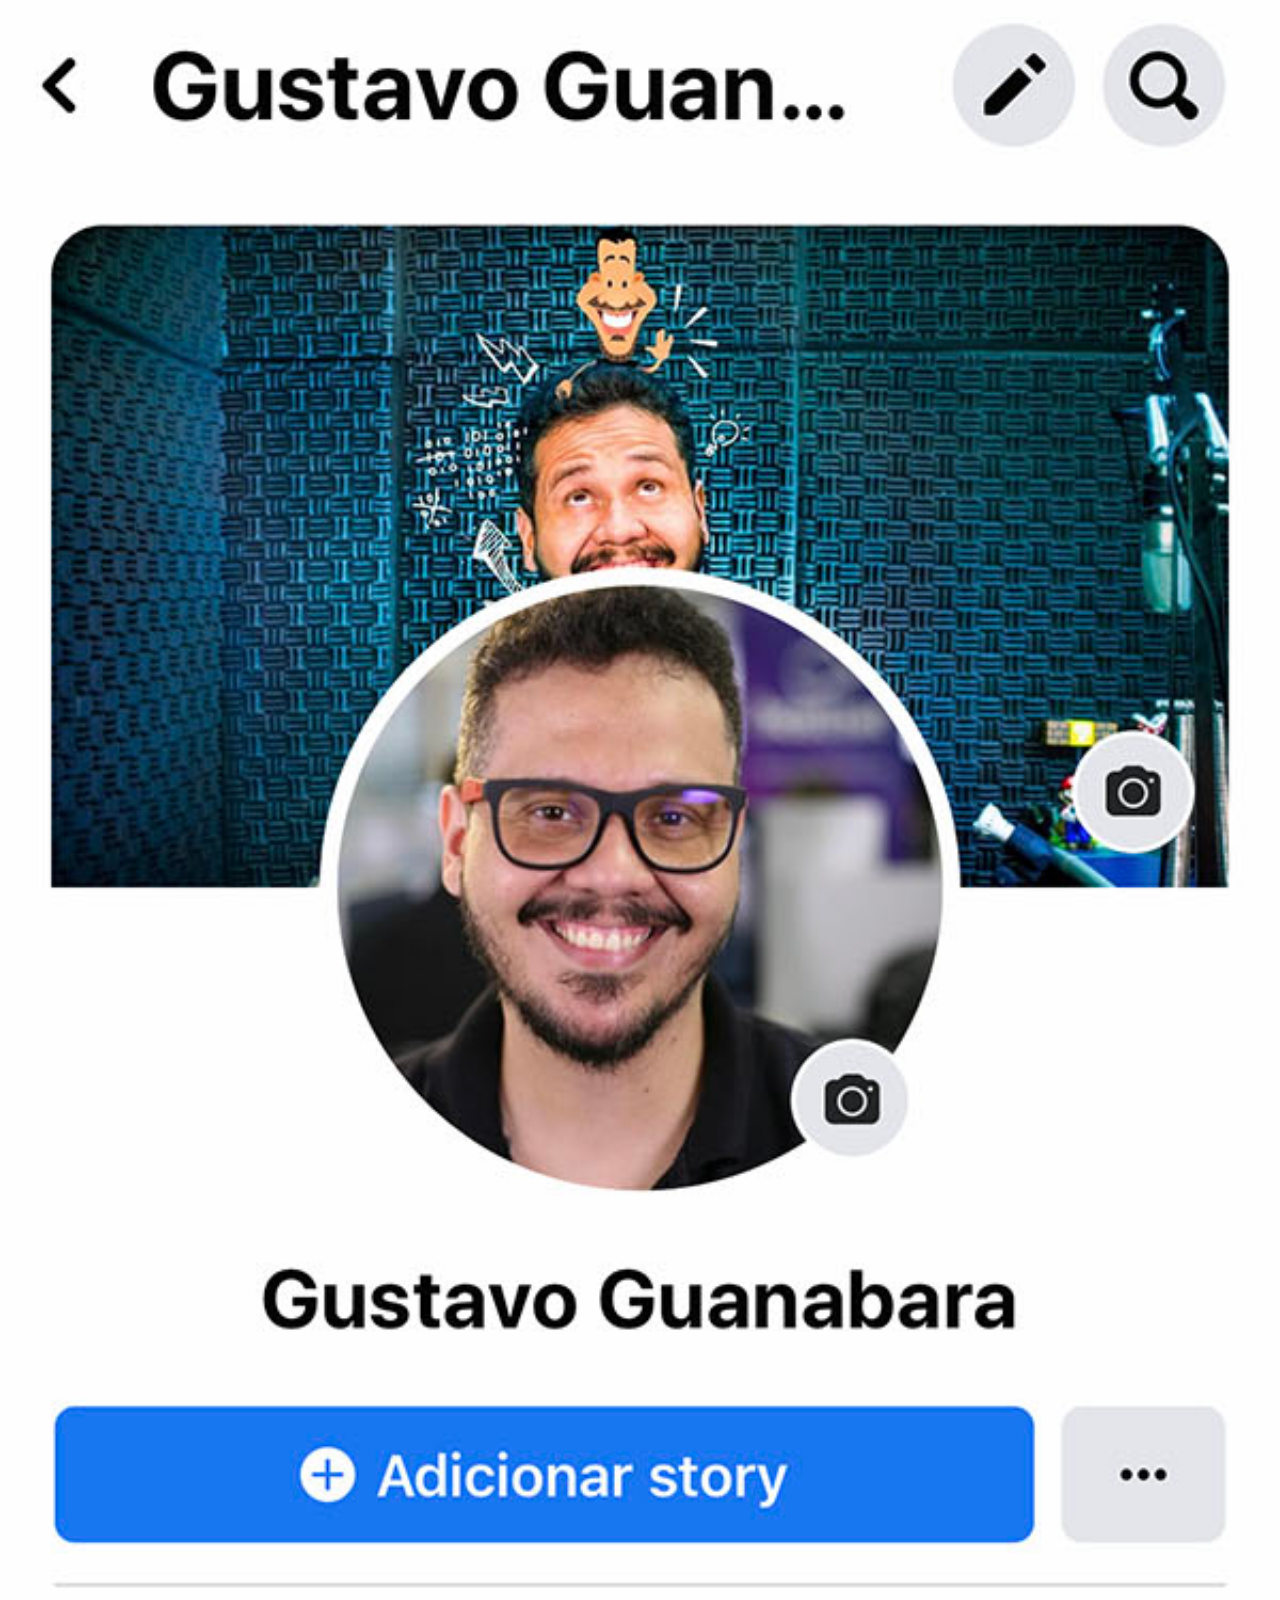
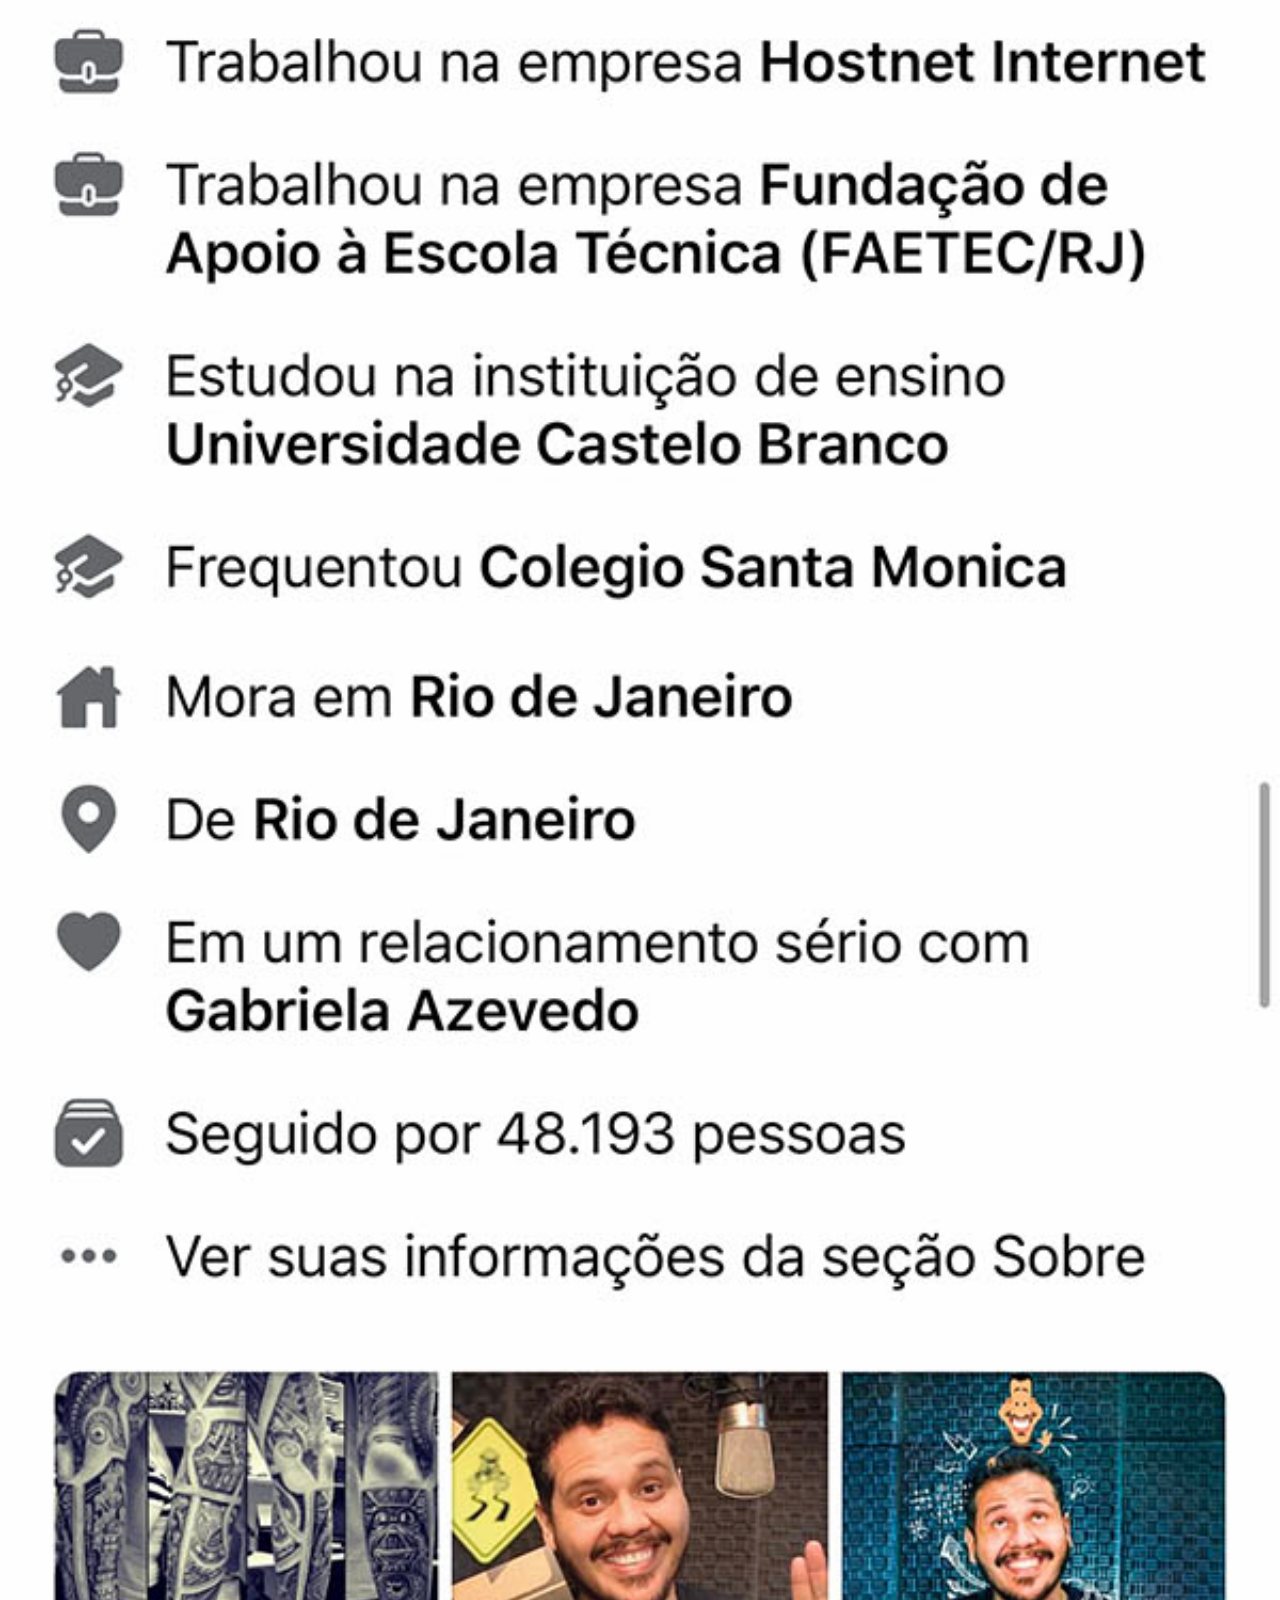
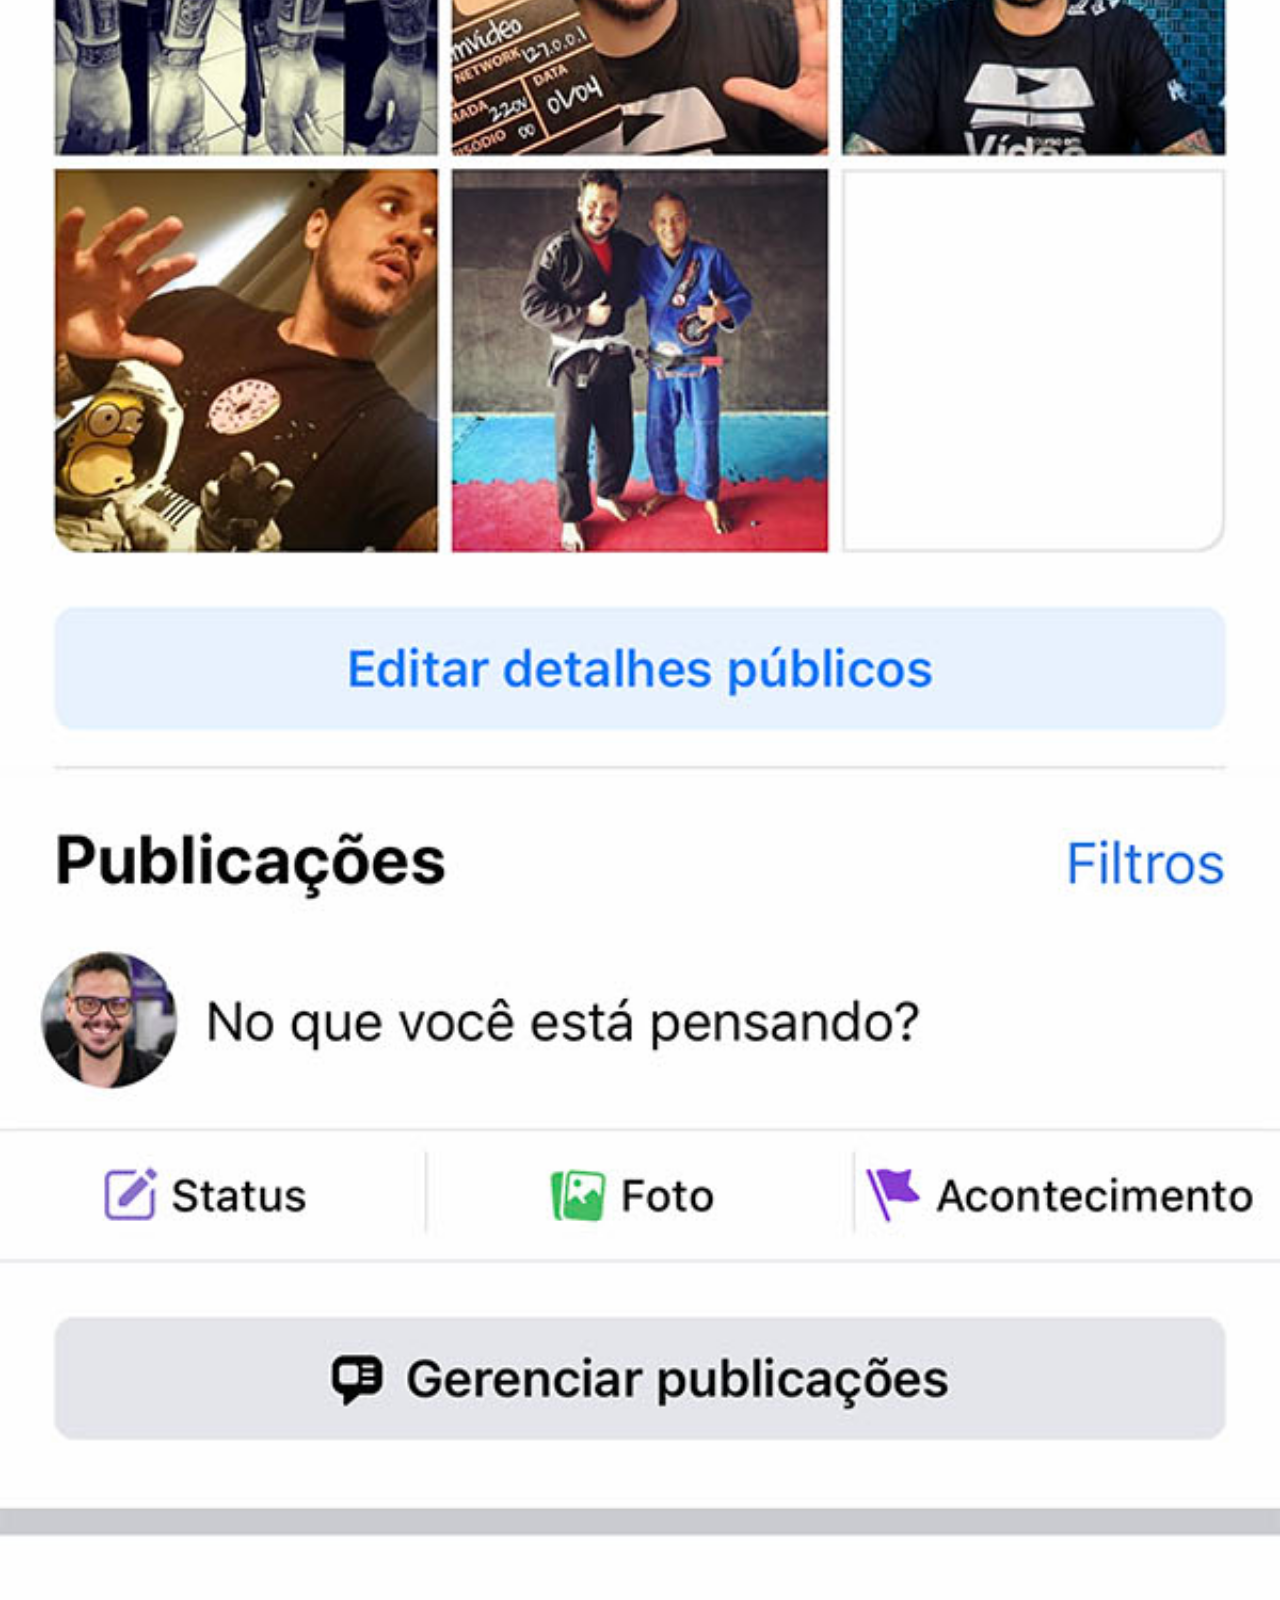
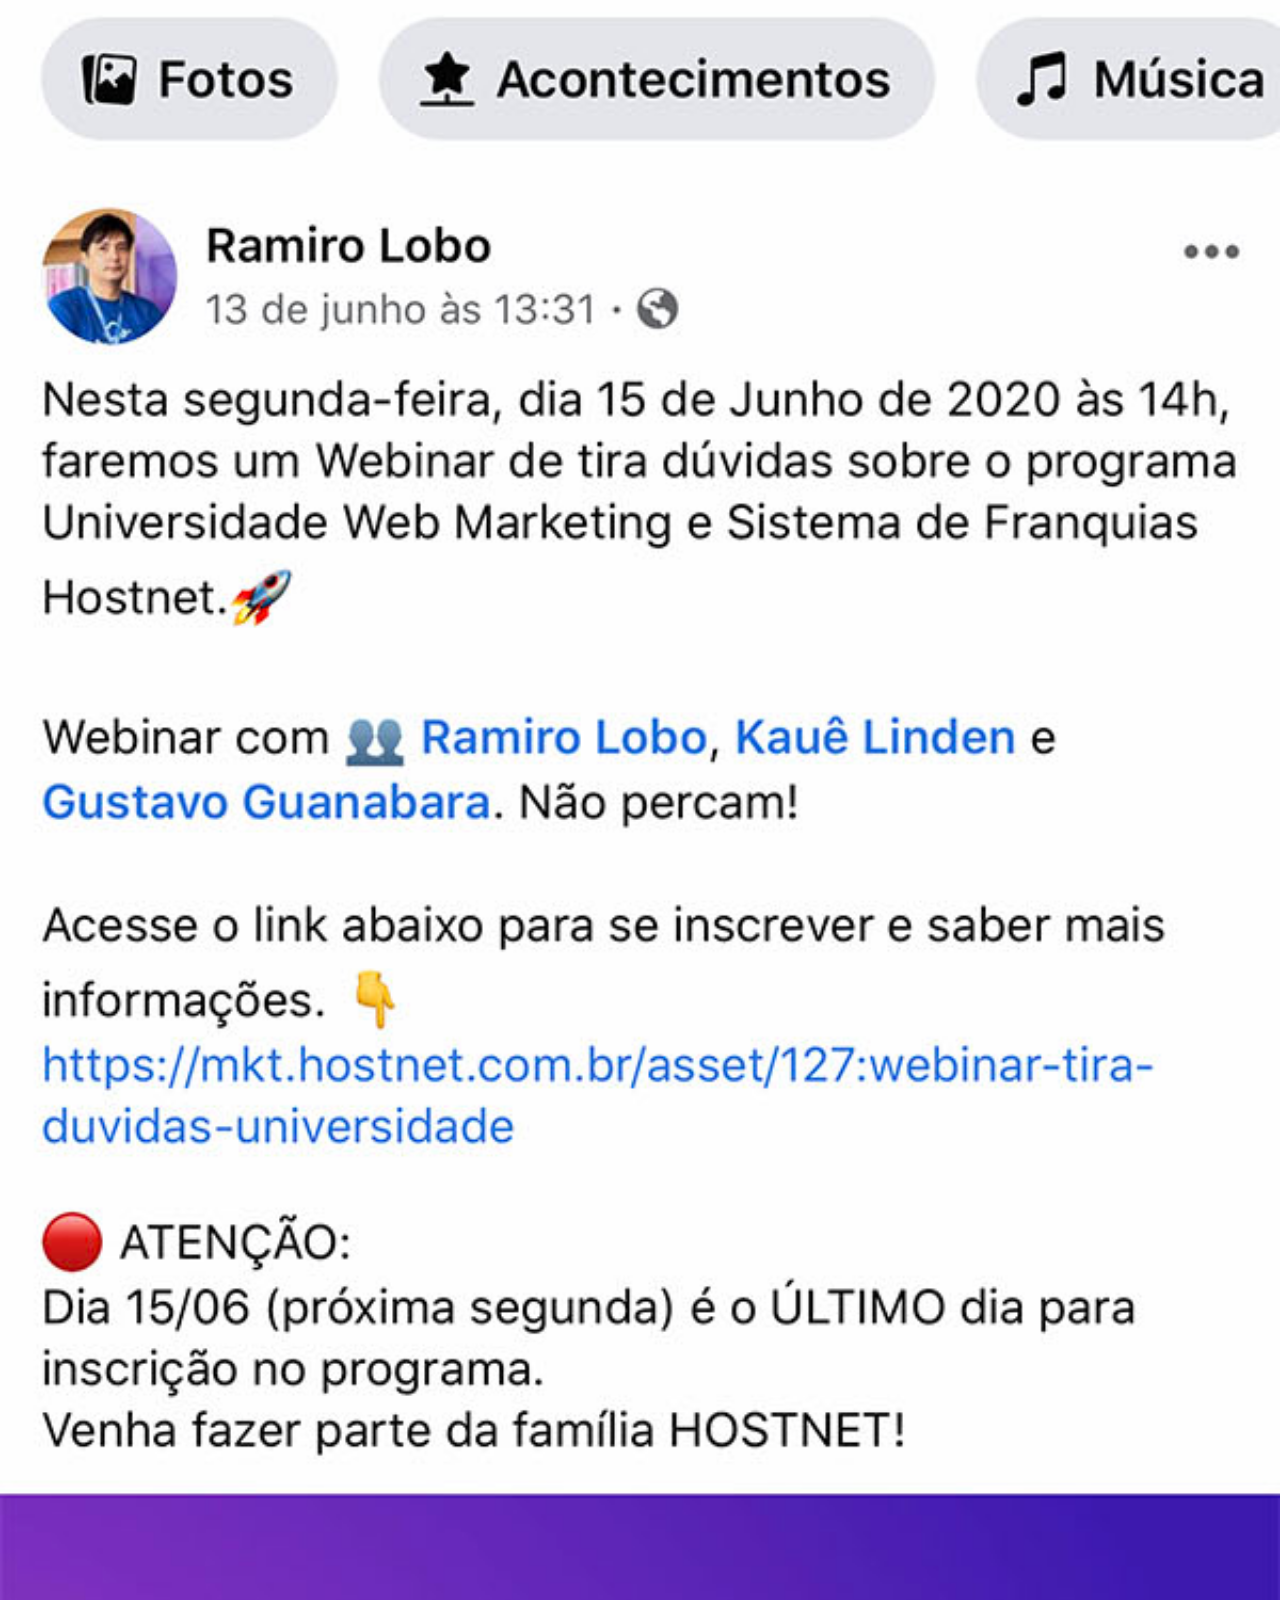
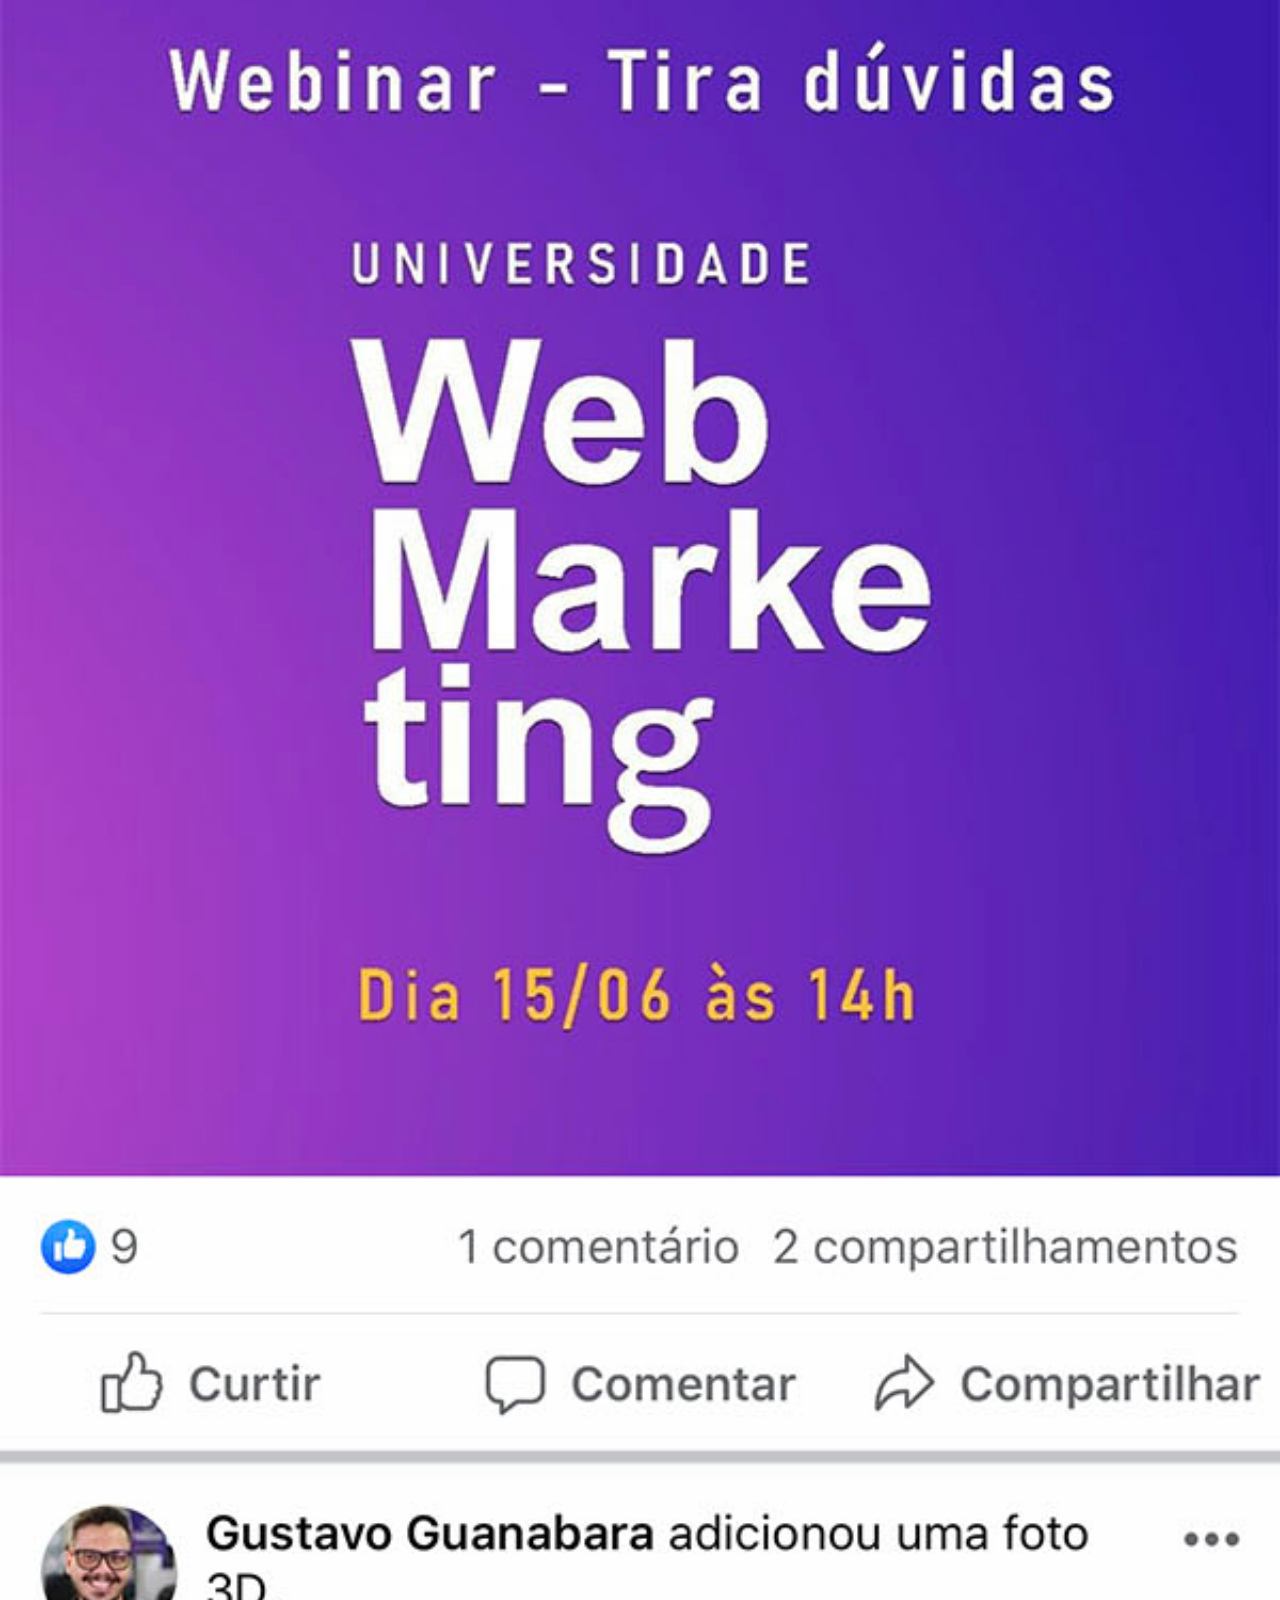
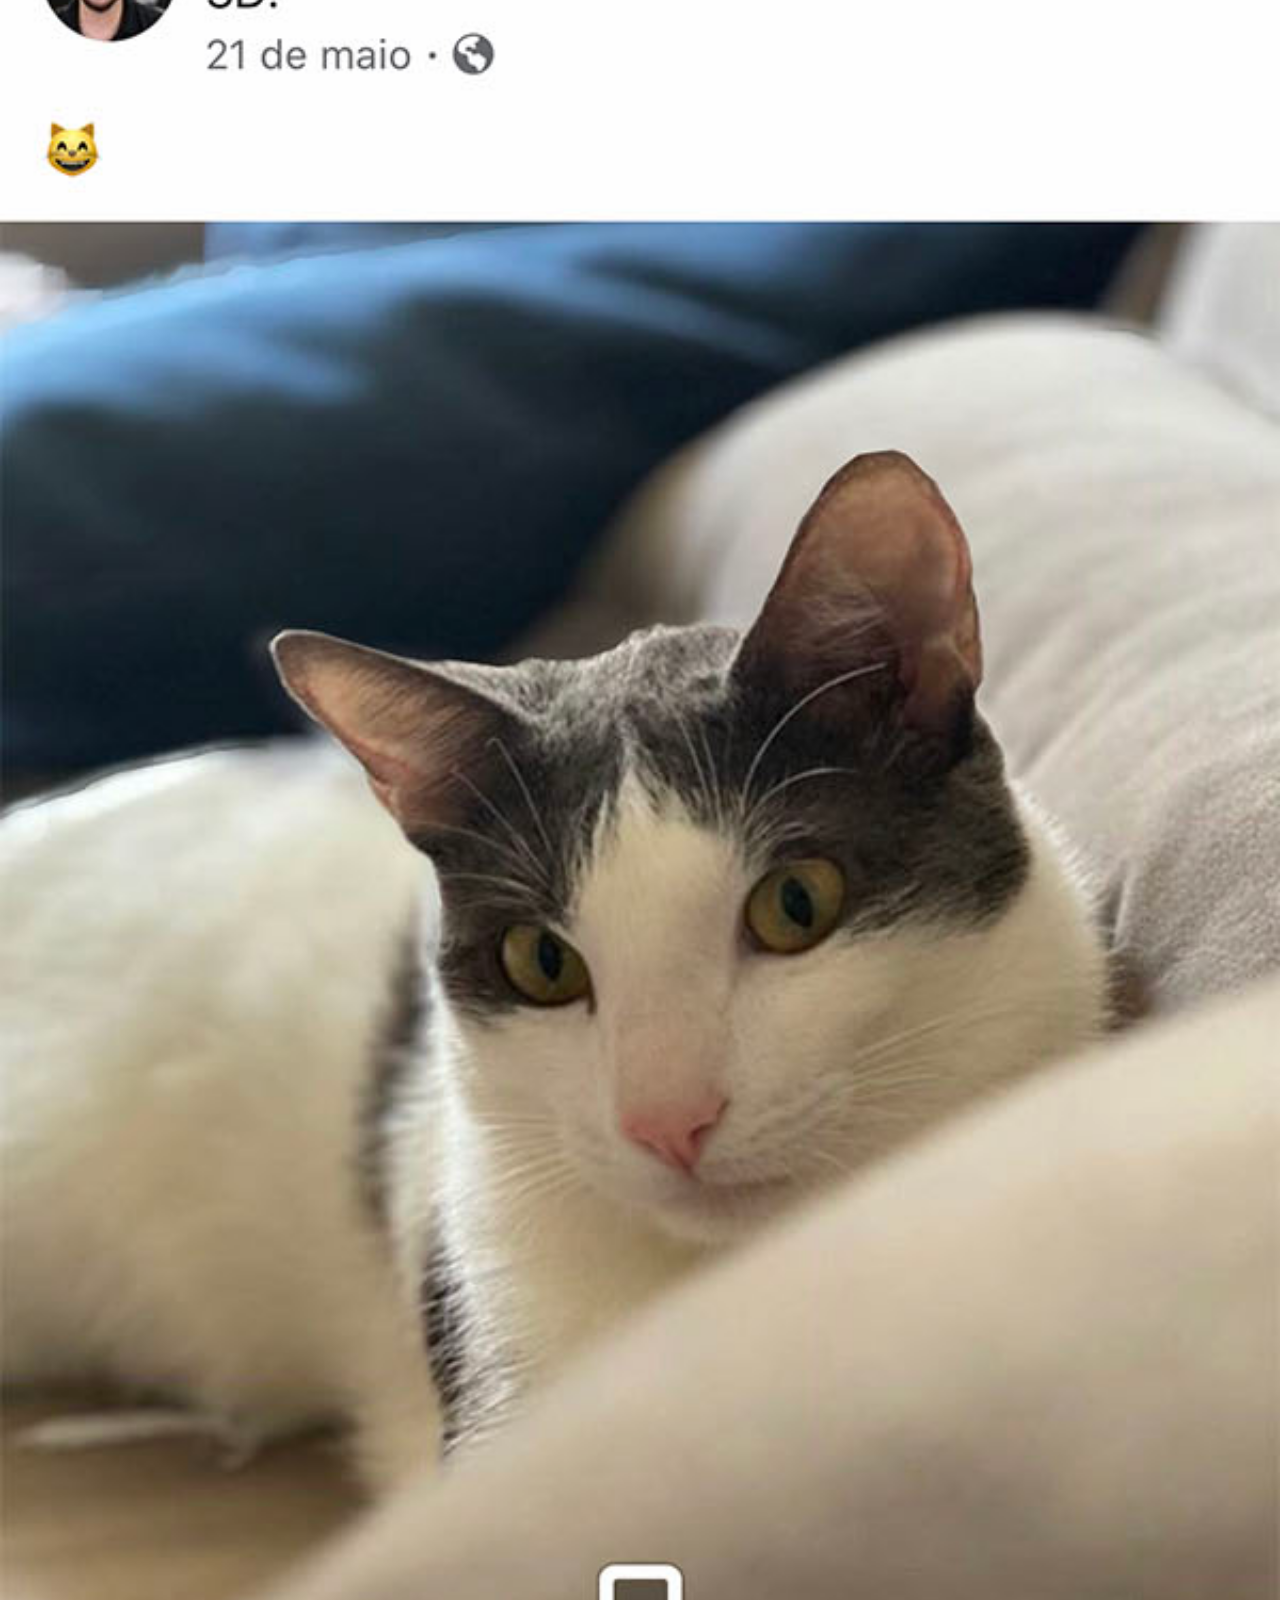
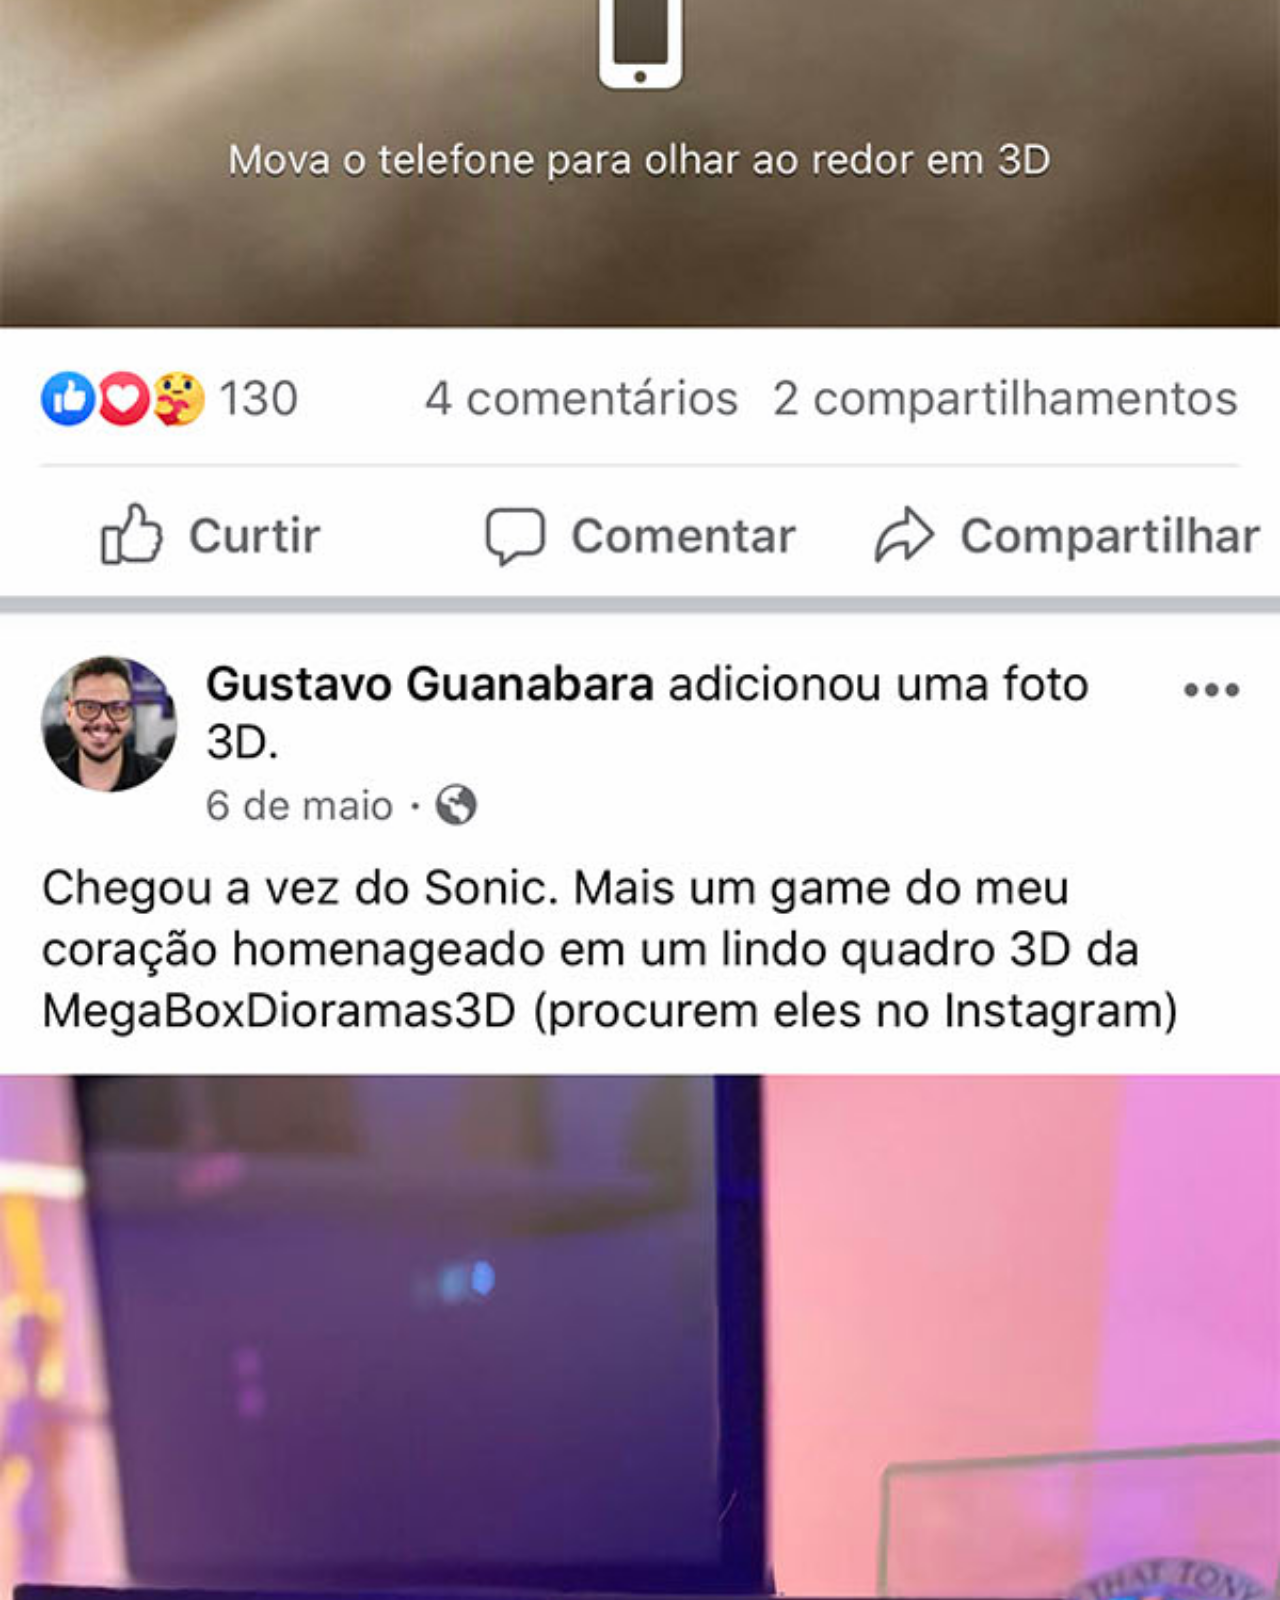
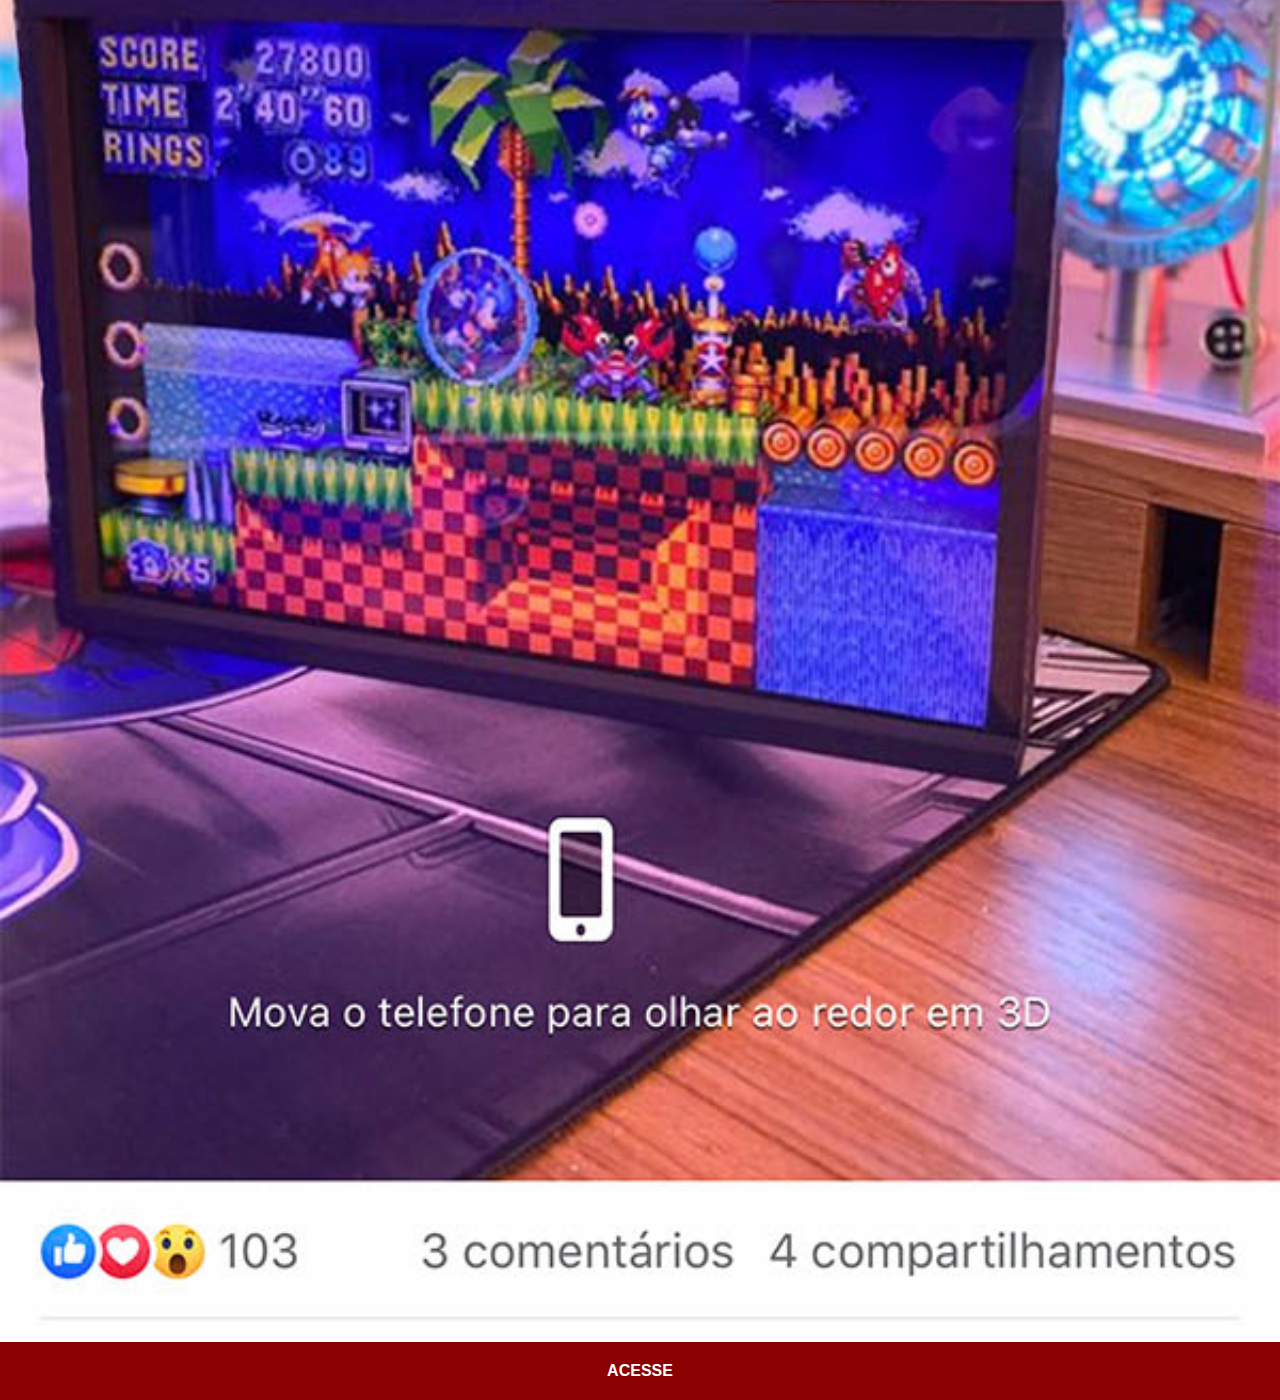
<file: facebook.html>
<!DOCTYPE html>
<html lang="pt-br">
<head>
    <meta charset="UTF-8">
    <meta http-equiv="X-UA-Compatible" content="IE=edge">
    <meta name="viewport" content="width=device-width, initial-scale=1.0">
    <title>Facebook</title>
<link rel="stylesheet" href="estilos/social.css">
</head>
<body>

    <img src="imagens/tela-facebook.jpg" alt="Facebook">
    <a href="https://pt-br.facebook.com/gustavoguanabara/" target="_blank">ACESSE</a>

    
</body>
</html>
</file>
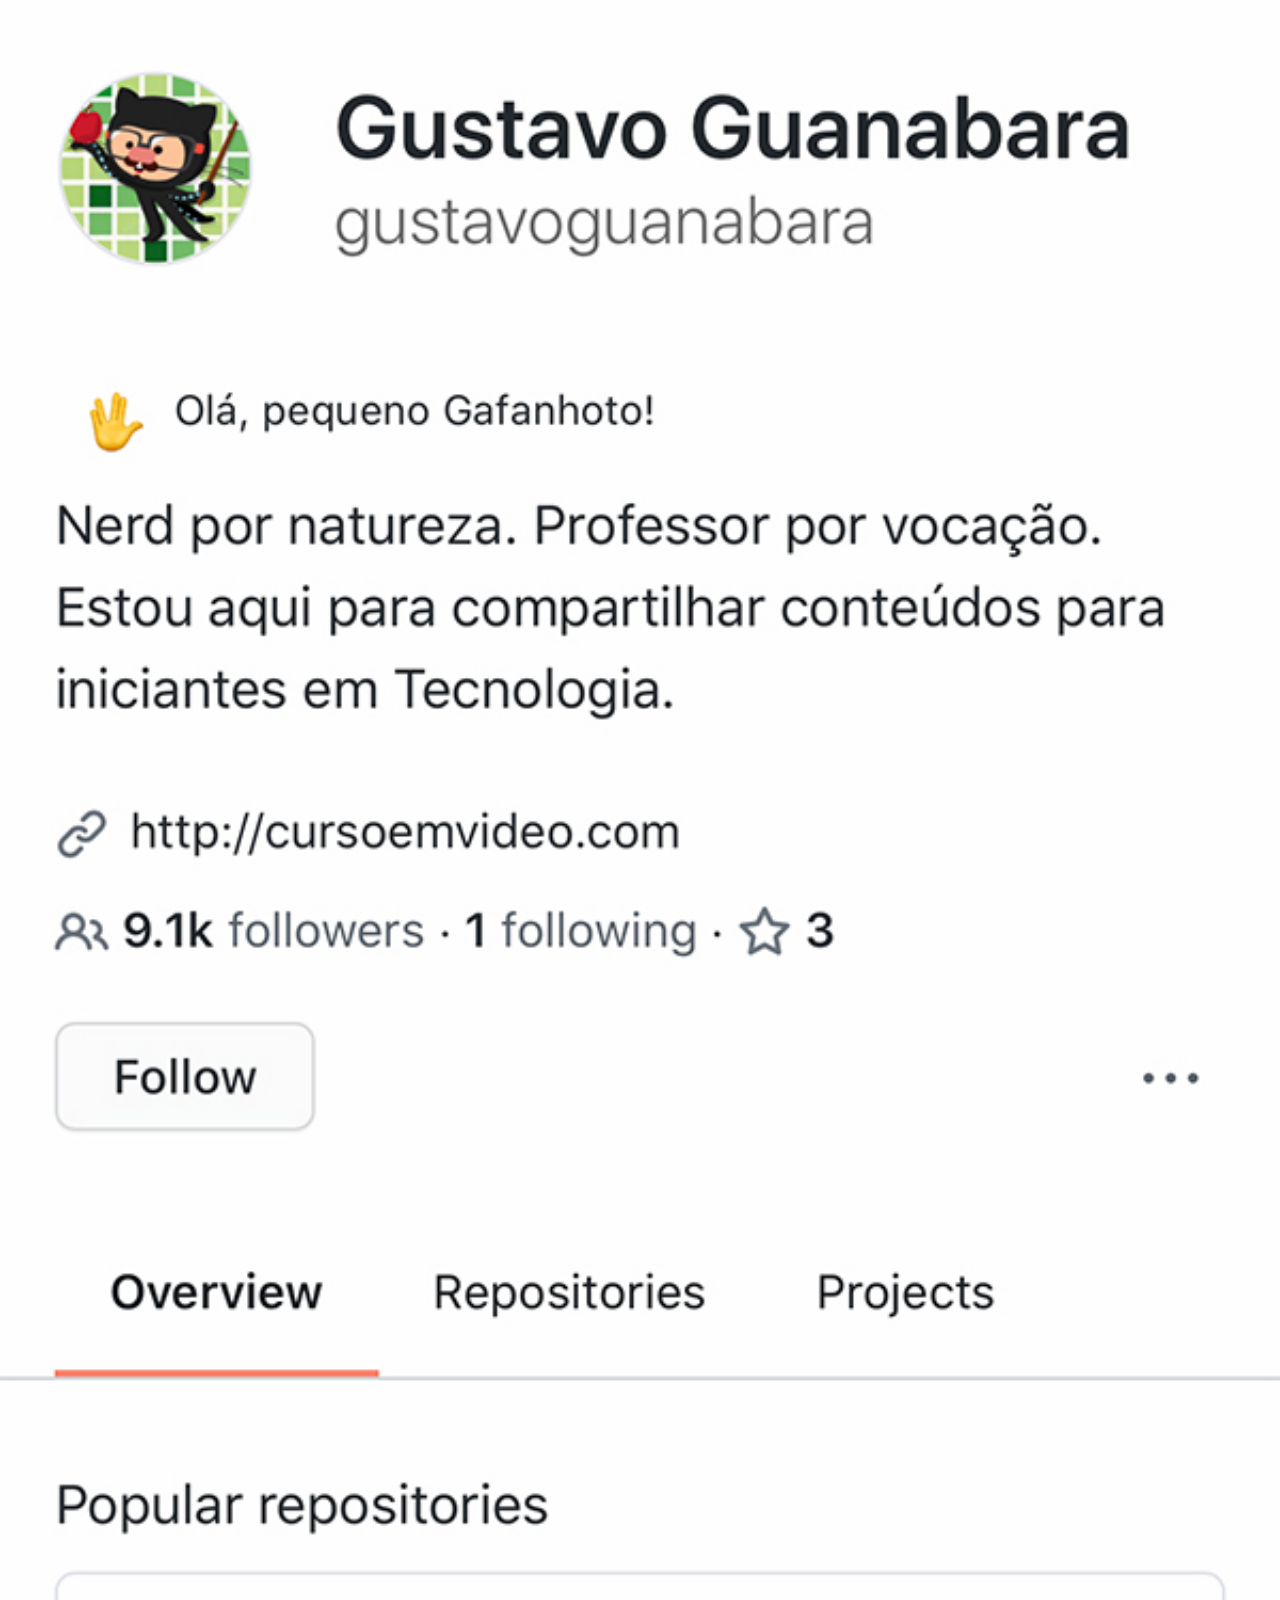
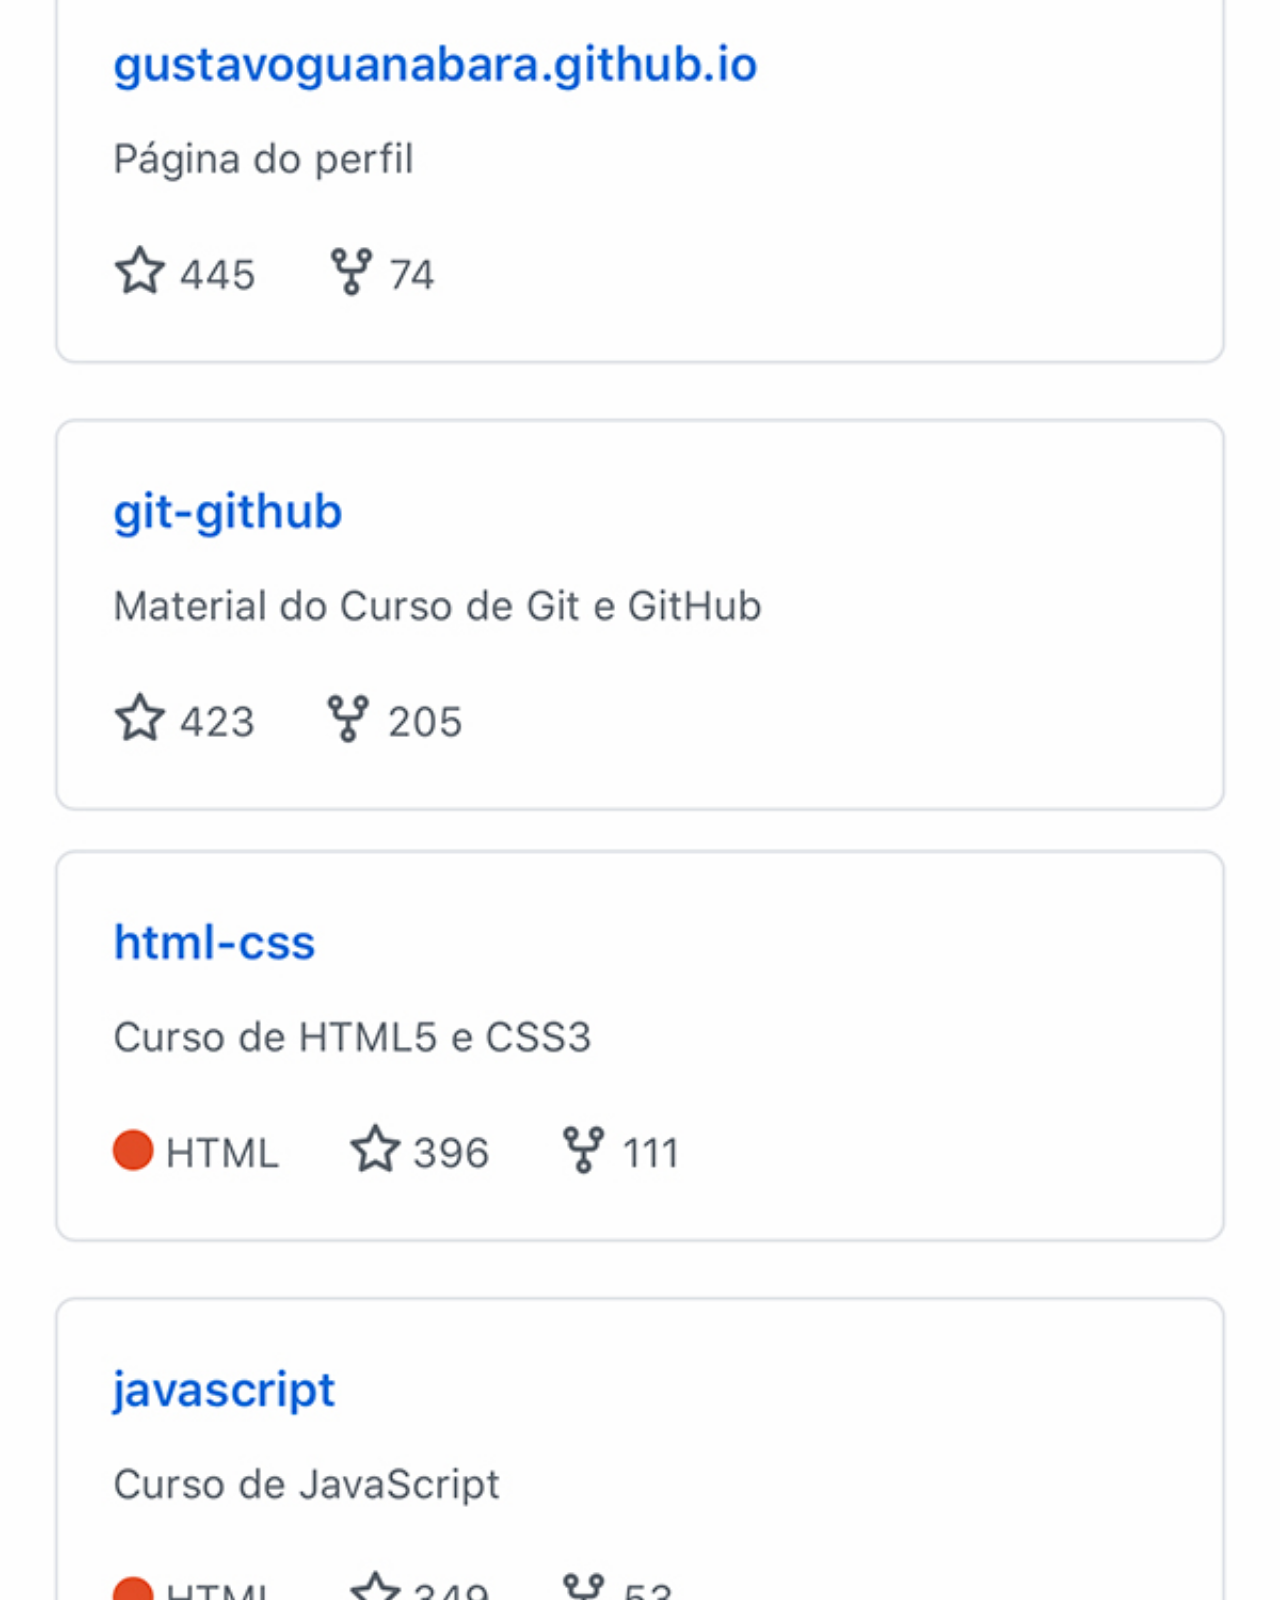
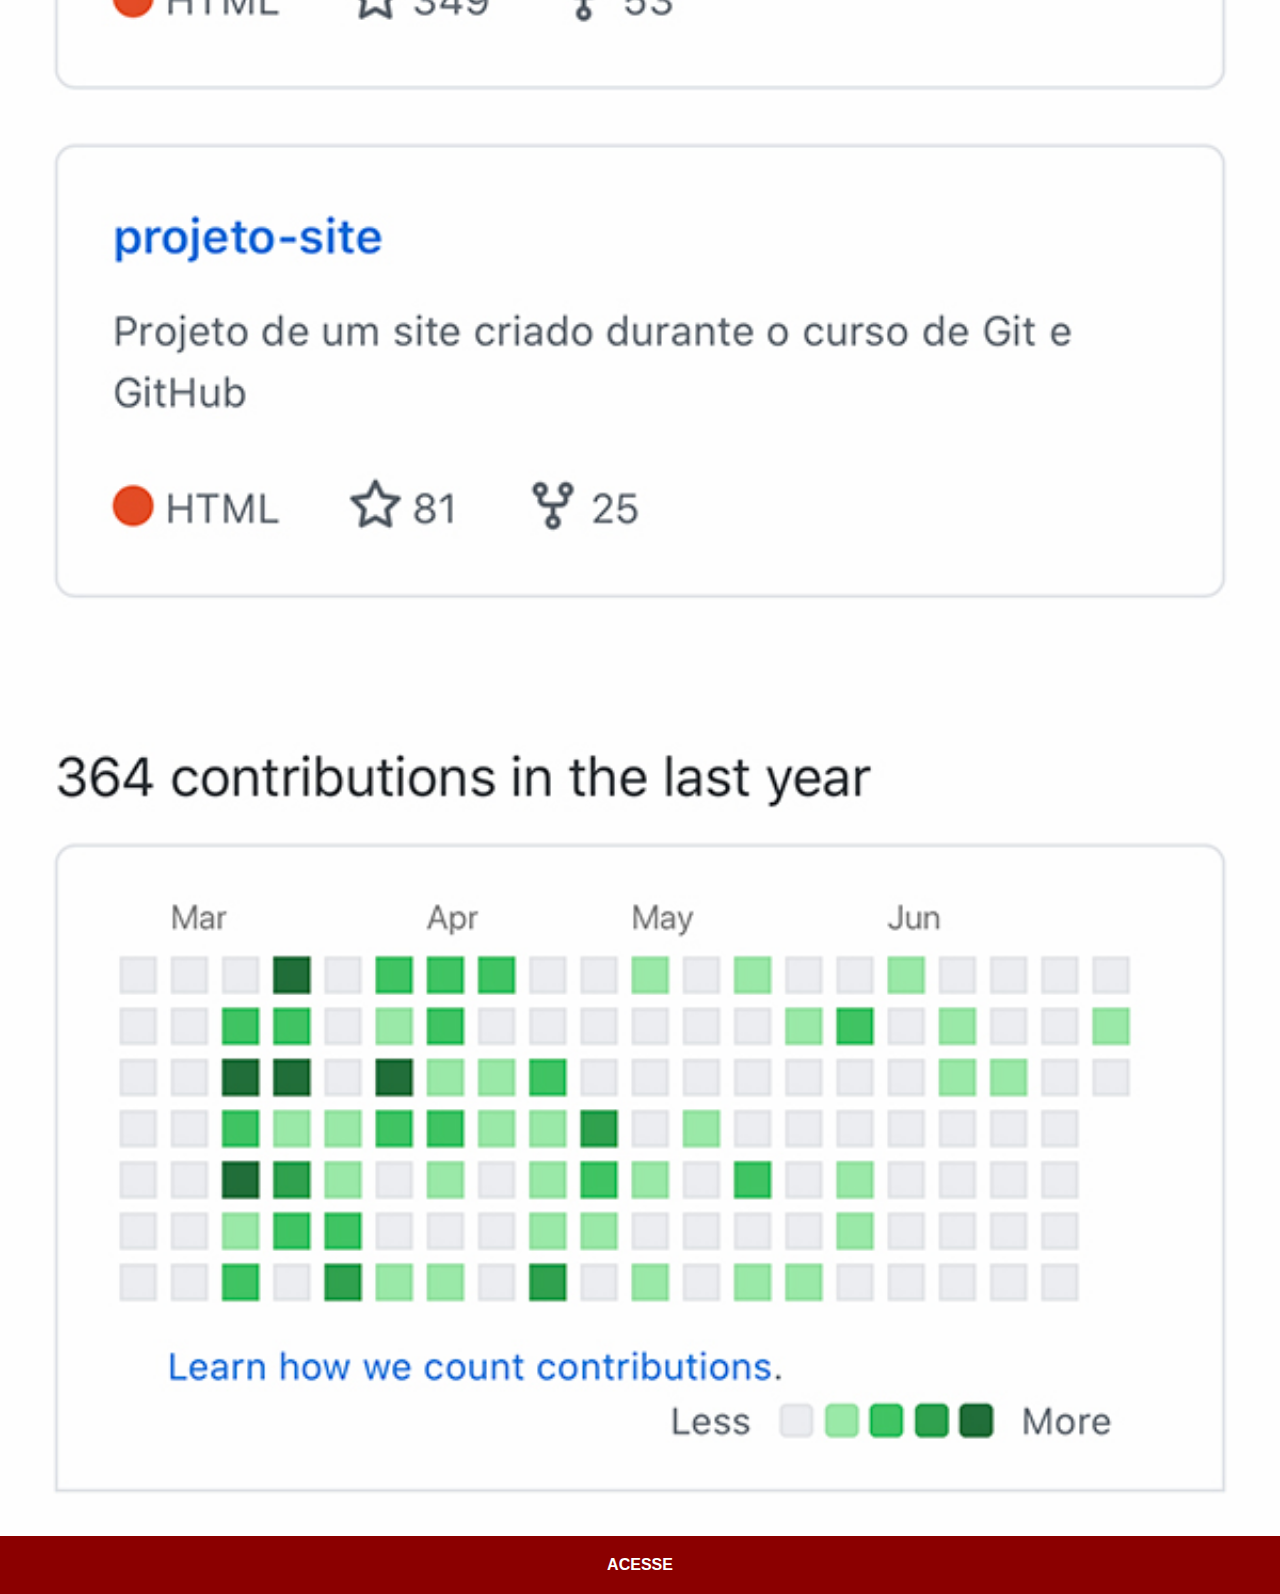
<file: Github.html>
<!DOCTYPE html>
<html lang="pt-br">
<head>
    <meta charset="UTF-8">
    <meta http-equiv="X-UA-Compatible" content="IE=edge">
    <meta name="viewport" content="width=device-width, initial-scale=1.0">
    <title>GitHub</title>
<link rel="stylesheet" href="estilos/social.css">
</head>
<body>

    <img src="imagens/tela-github.jpg" alt="GitHub">
    <a href="https://github.com/gustavoguanabara" target="_blank">ACESSE</a>

    
</body>
</html>
</file>
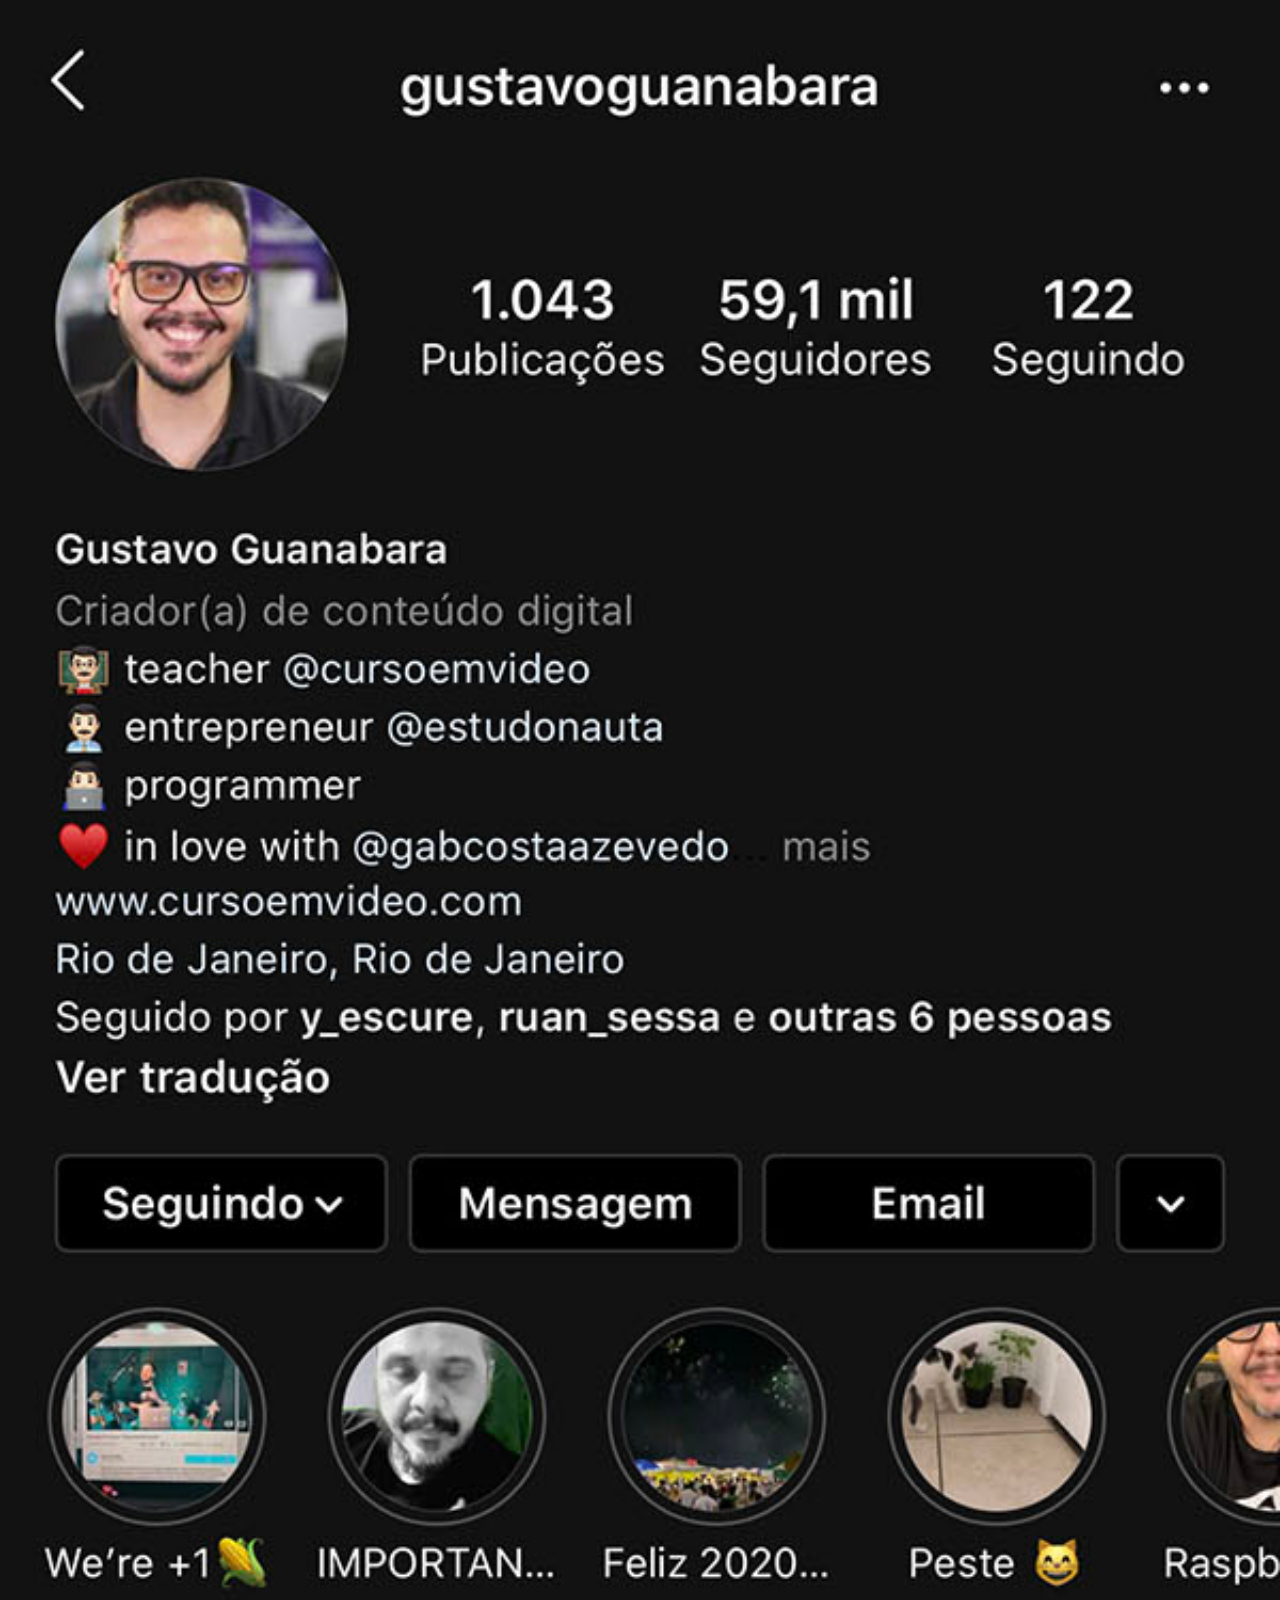
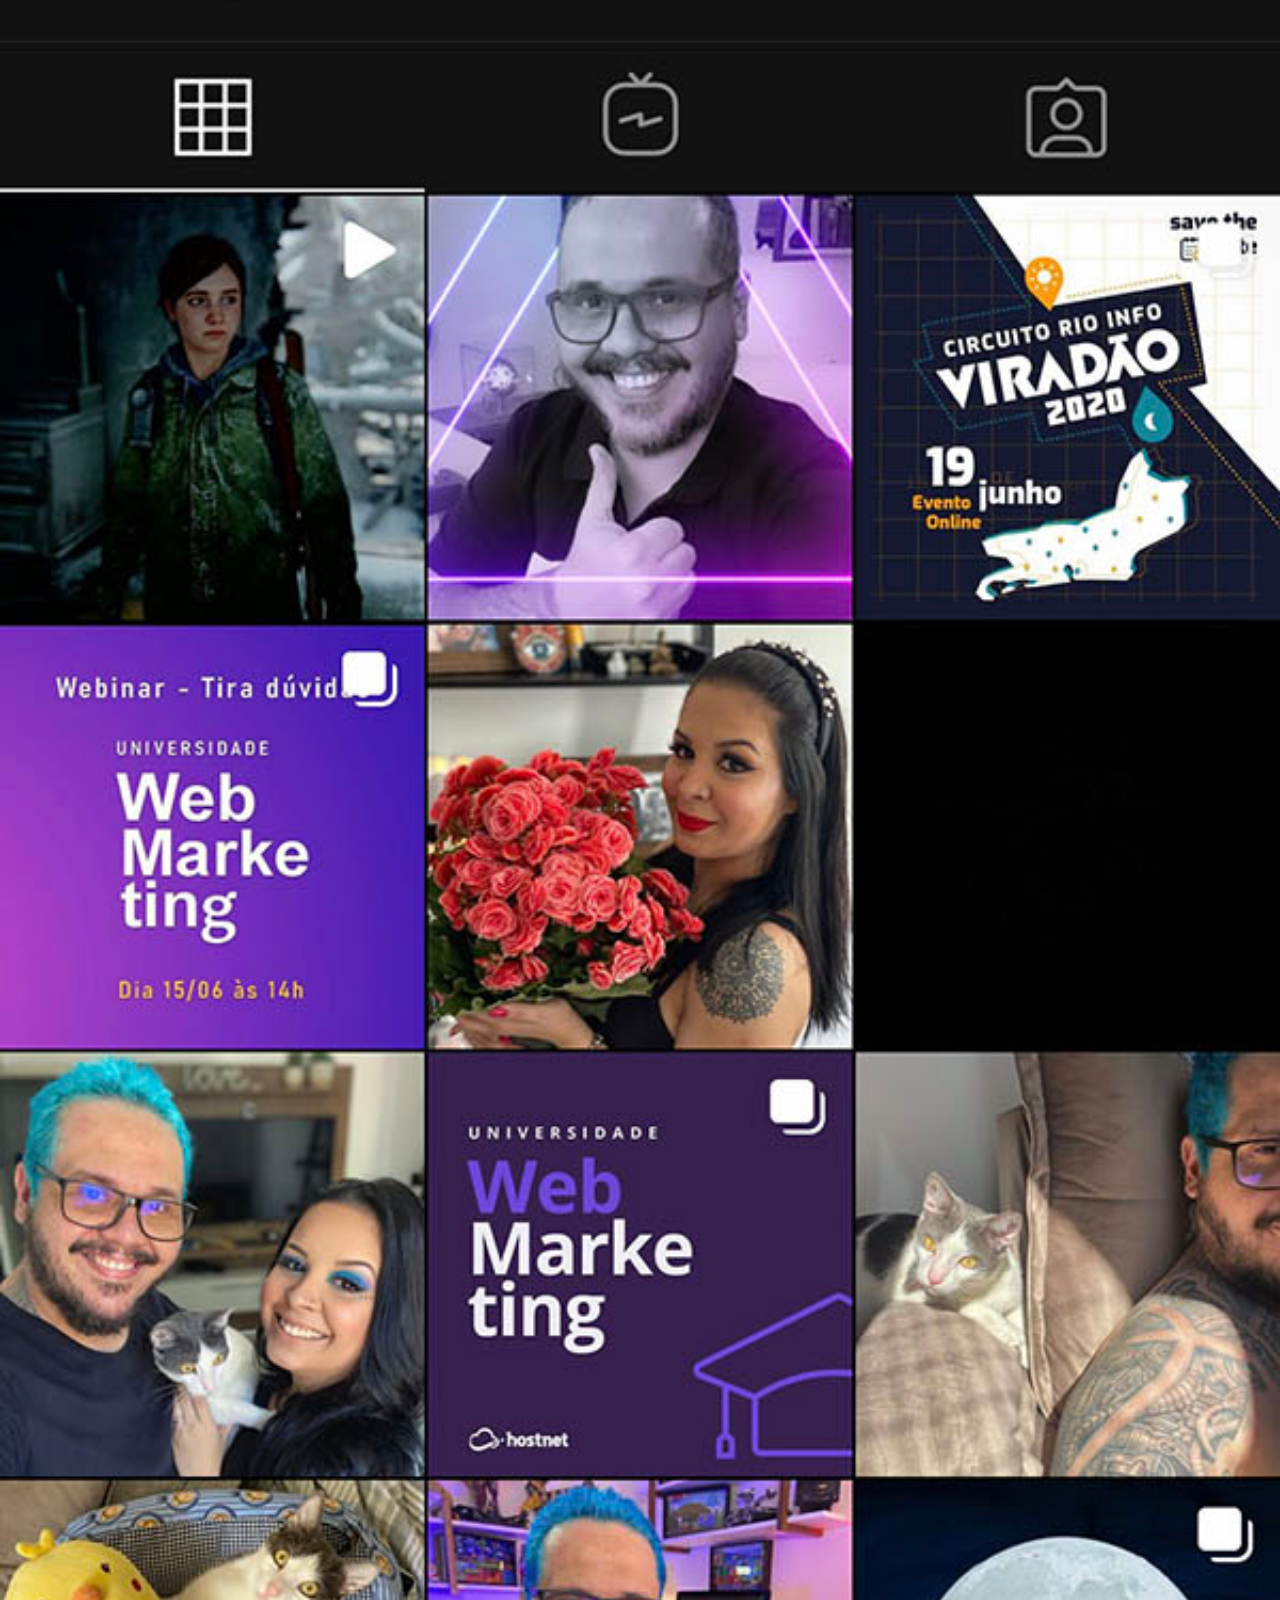
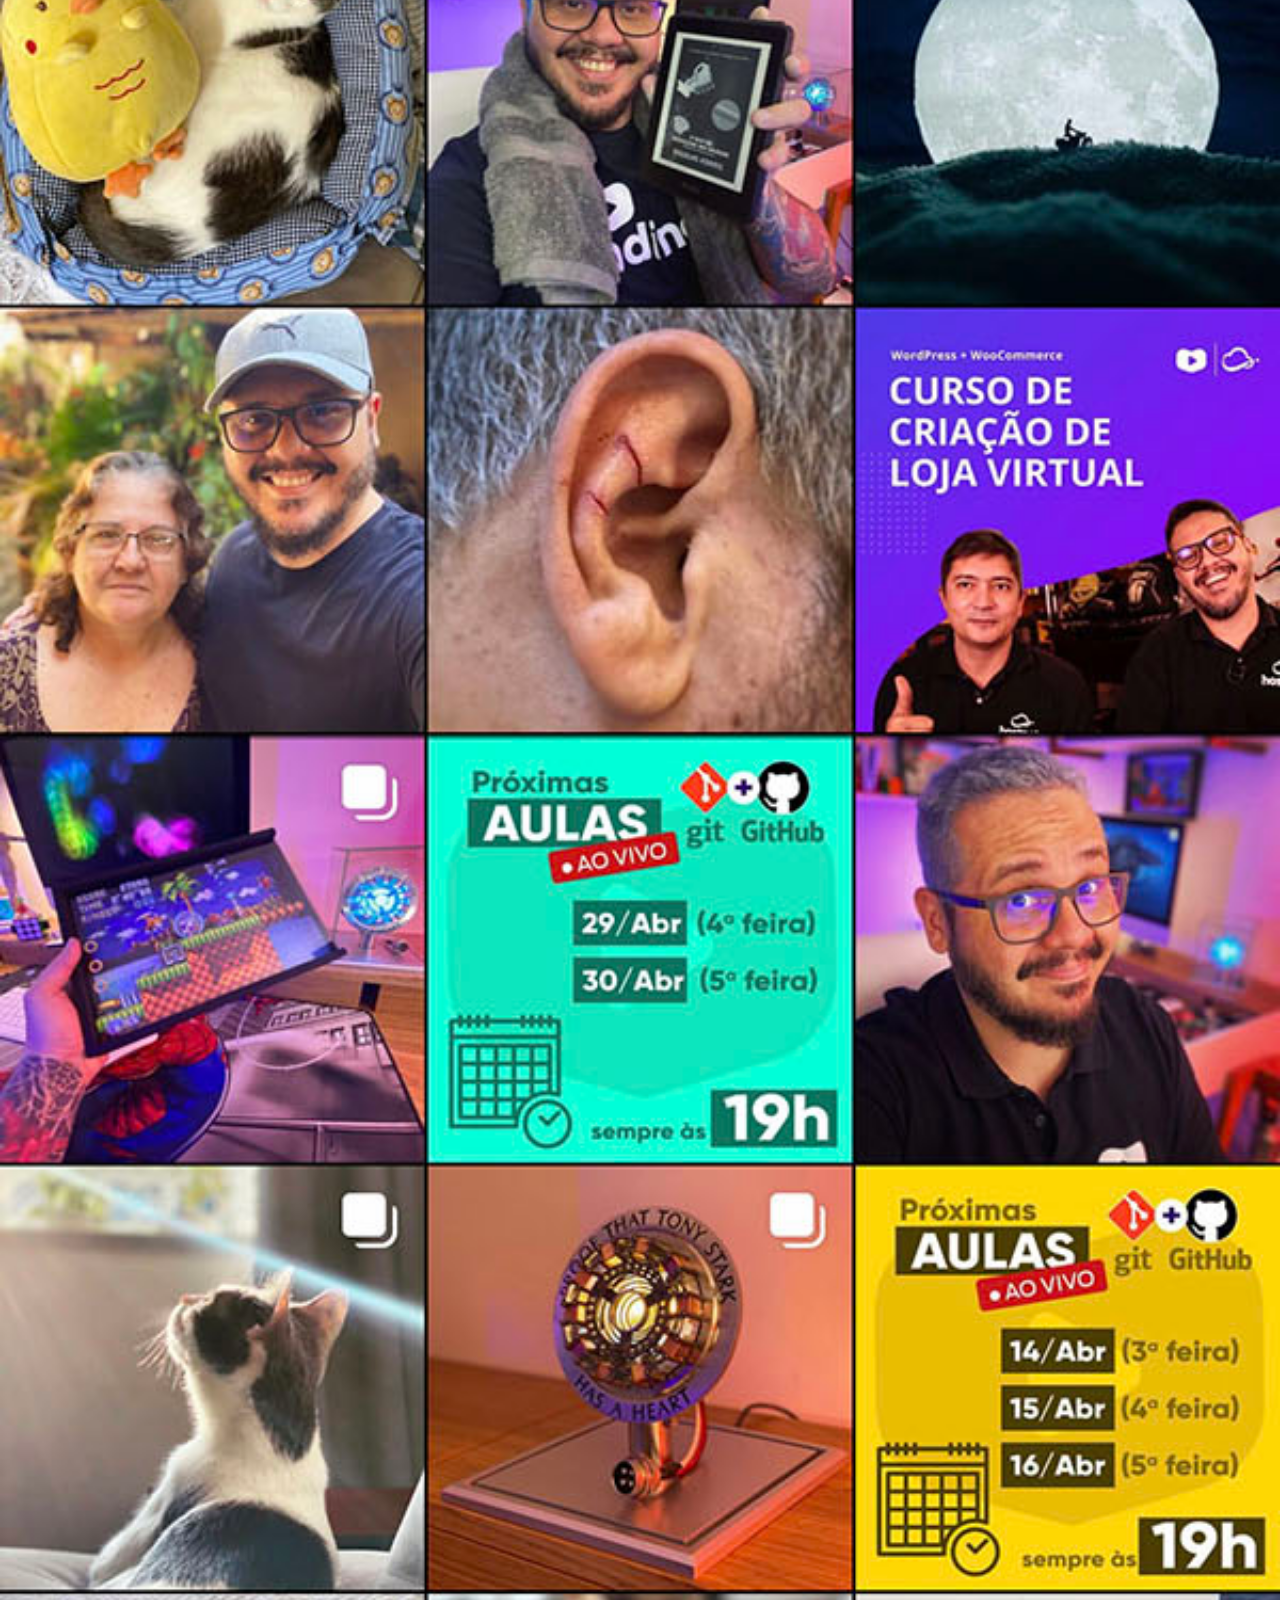
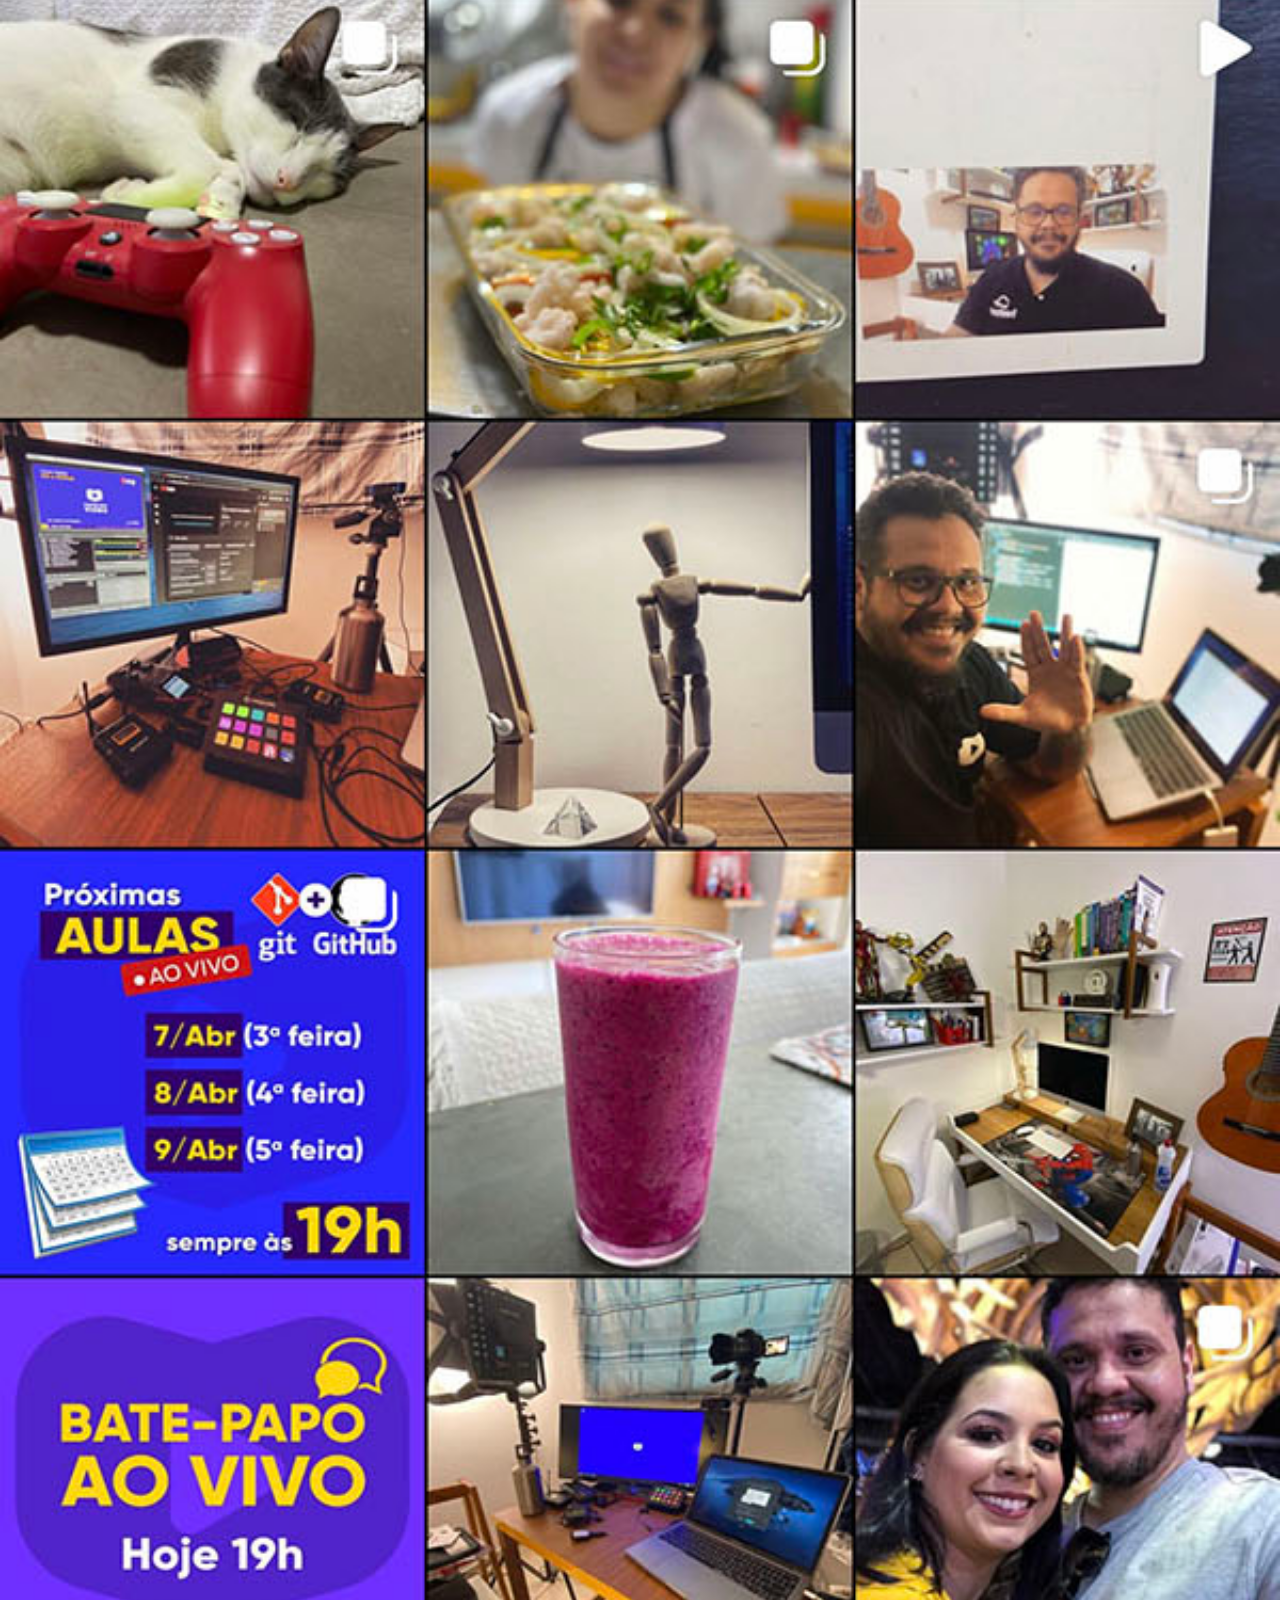
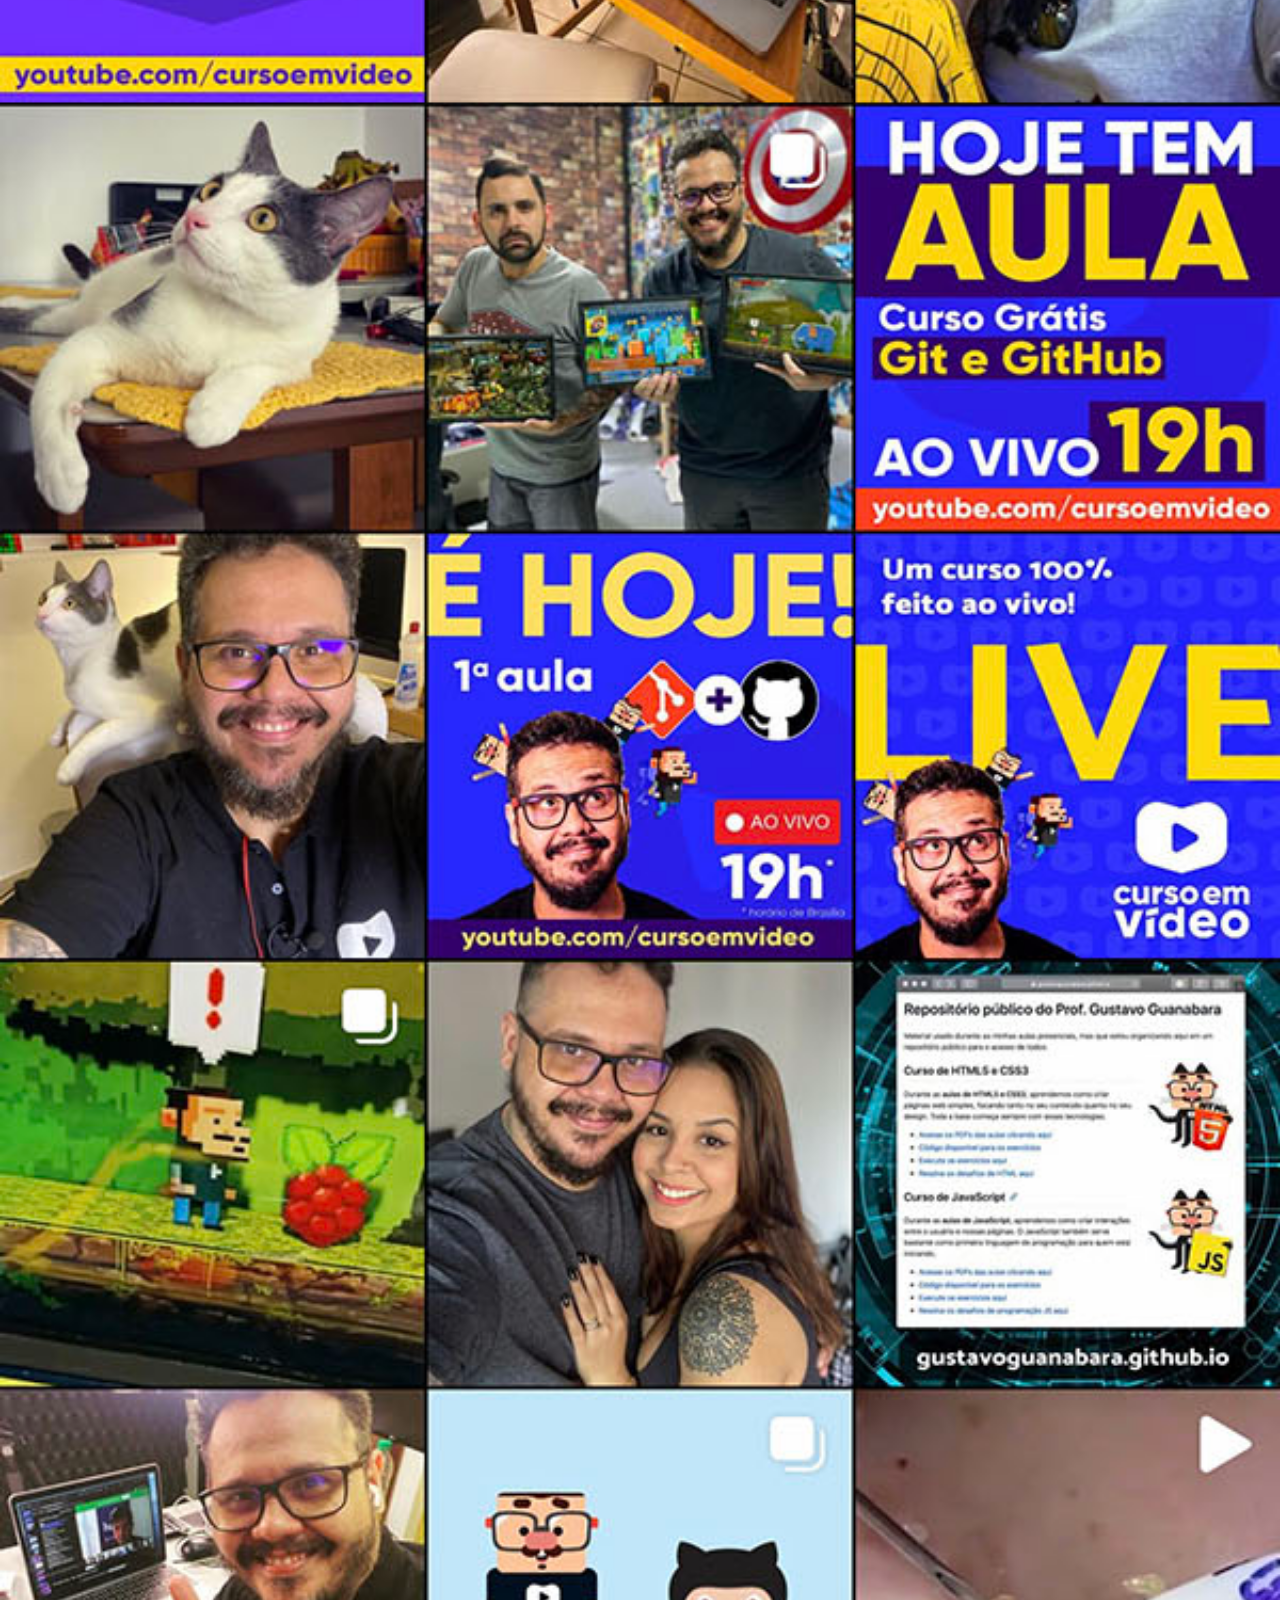
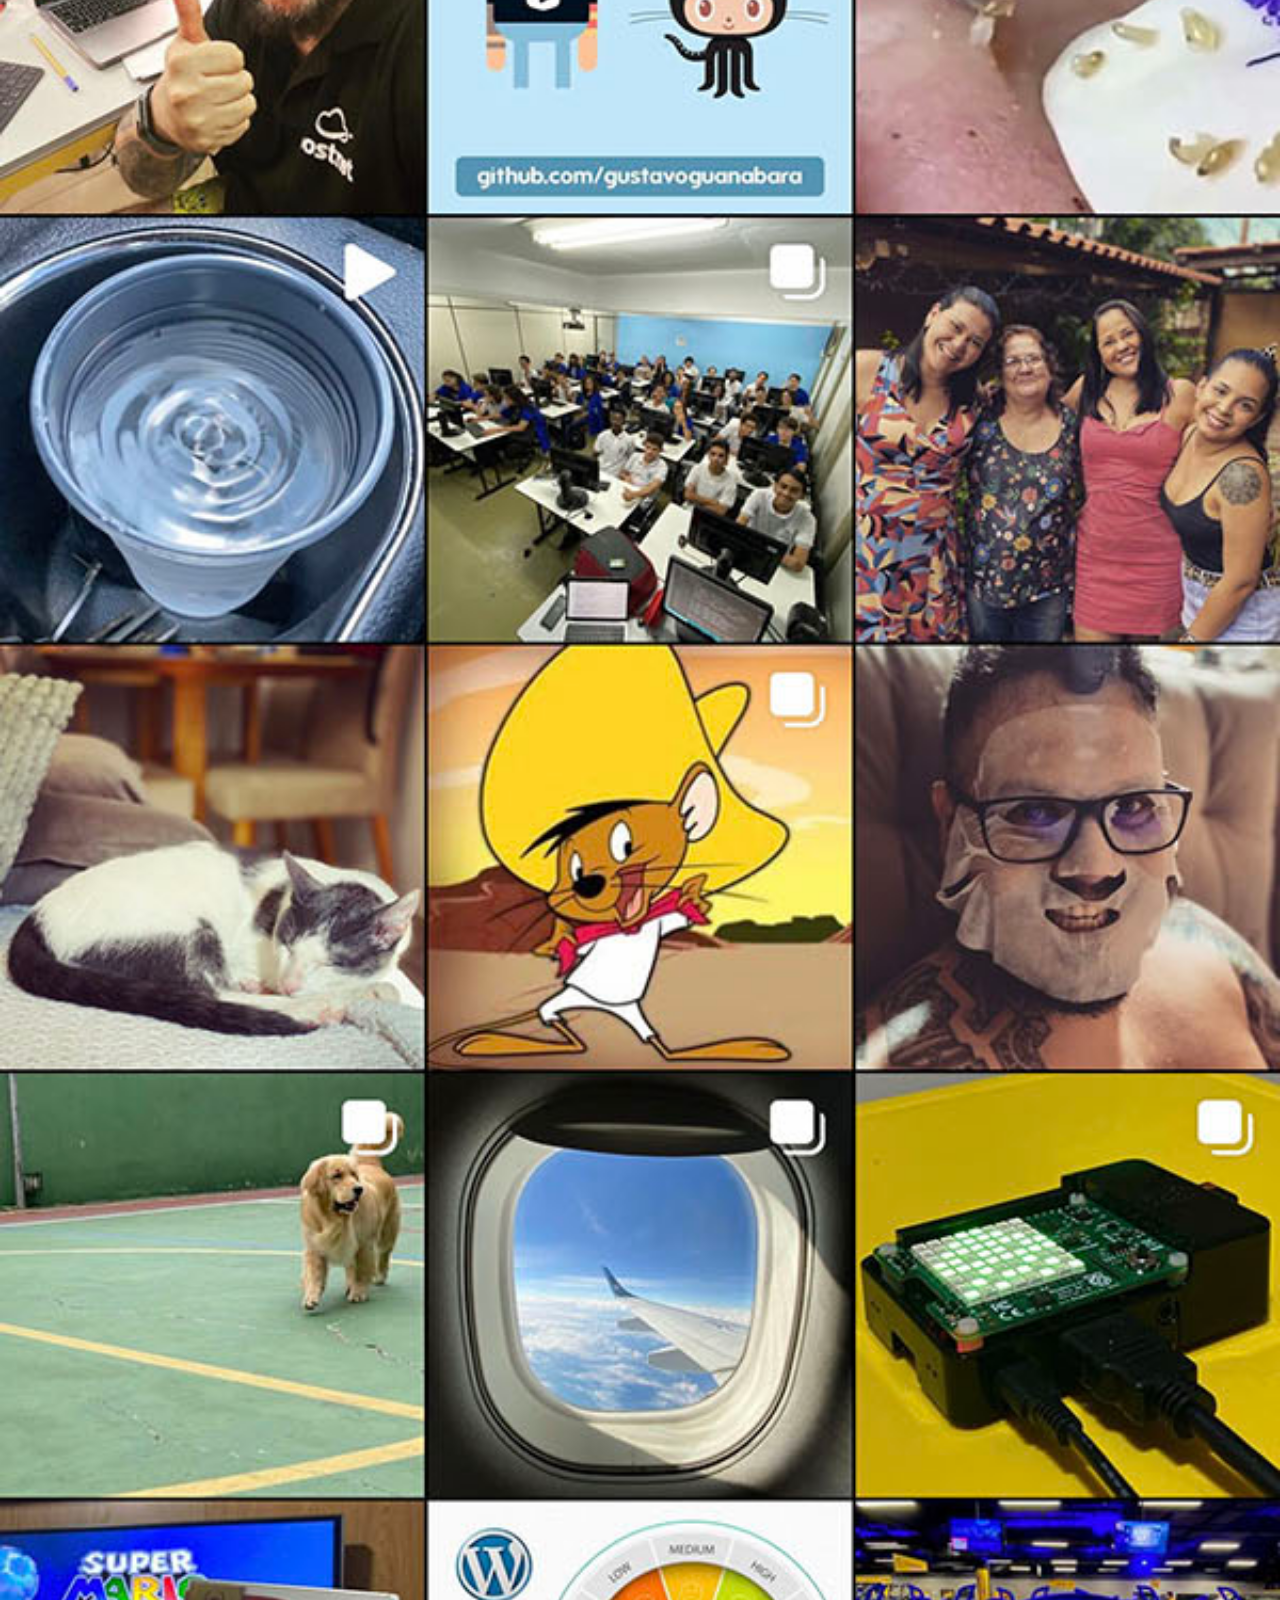
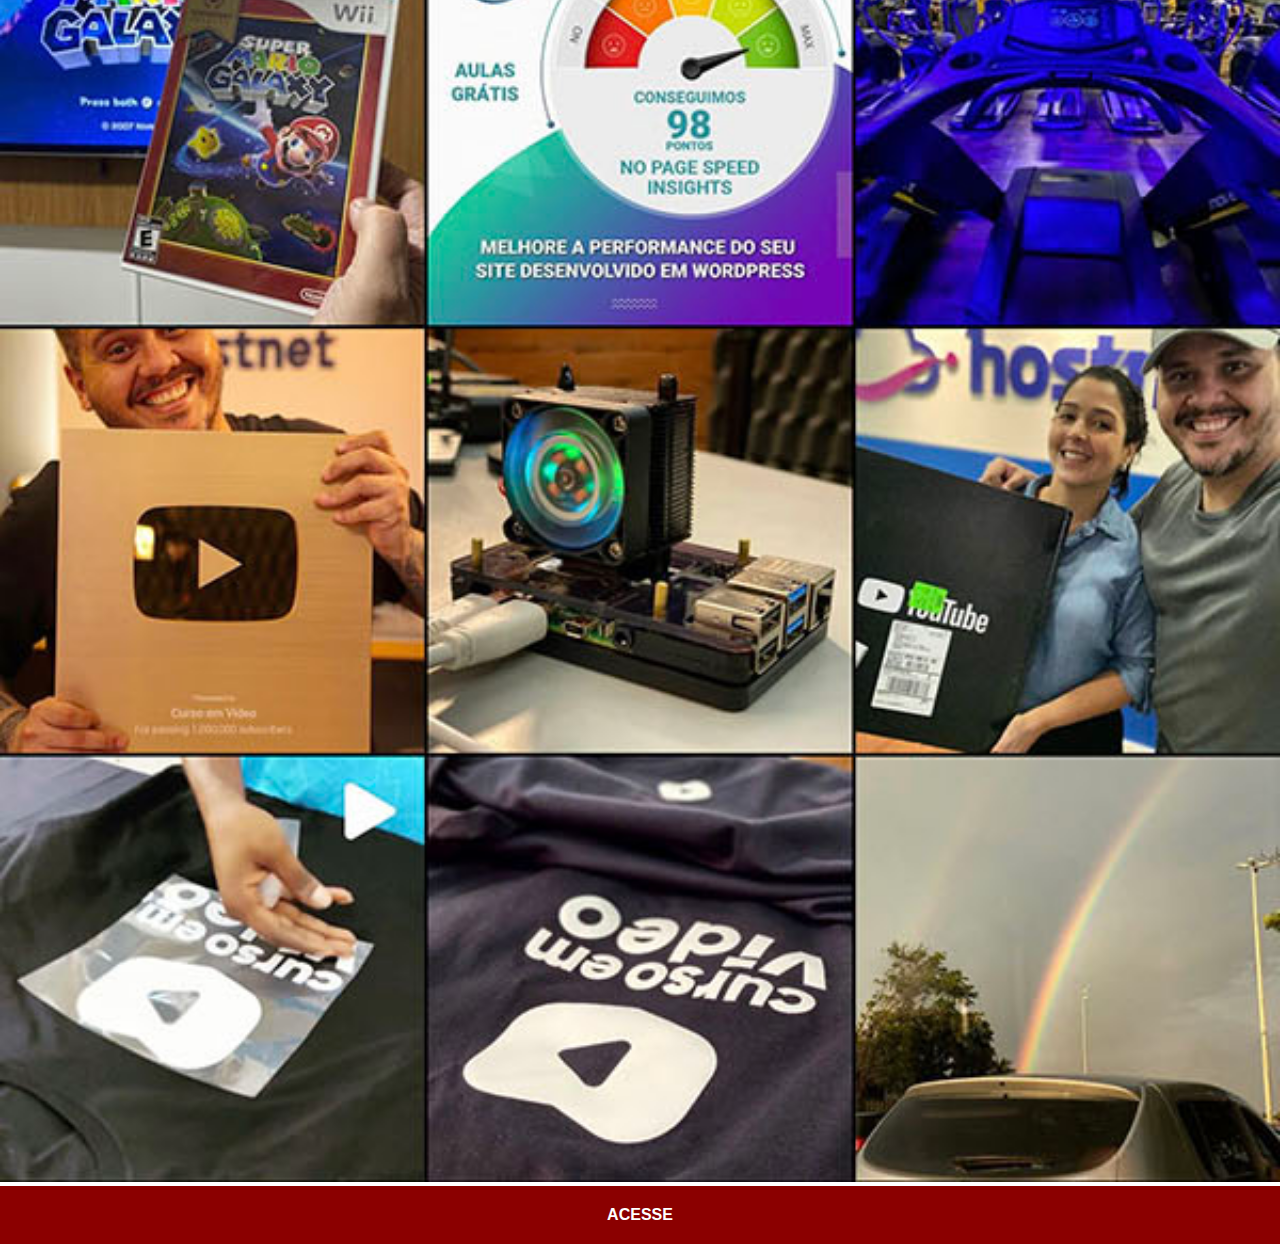
<file: instagram.html>
<!DOCTYPE html>
<html lang="pt-br">
<head>
    <meta charset="UTF-8">
    <meta http-equiv="X-UA-Compatible" content="IE=edge">
    <meta name="viewport" content="width=device-width, initial-scale=1.0">
    <title>Instagram</title>
<link rel="stylesheet" href="estilos/social.css">
</head>
<body>

    <img src="imagens/tela-instagram.jpg" alt="Instagram">
    <a href="https://www.instagram.com/gustavoguanabara/" target="_blank">ACESSE</a>

    
</body>
</html>
</file>
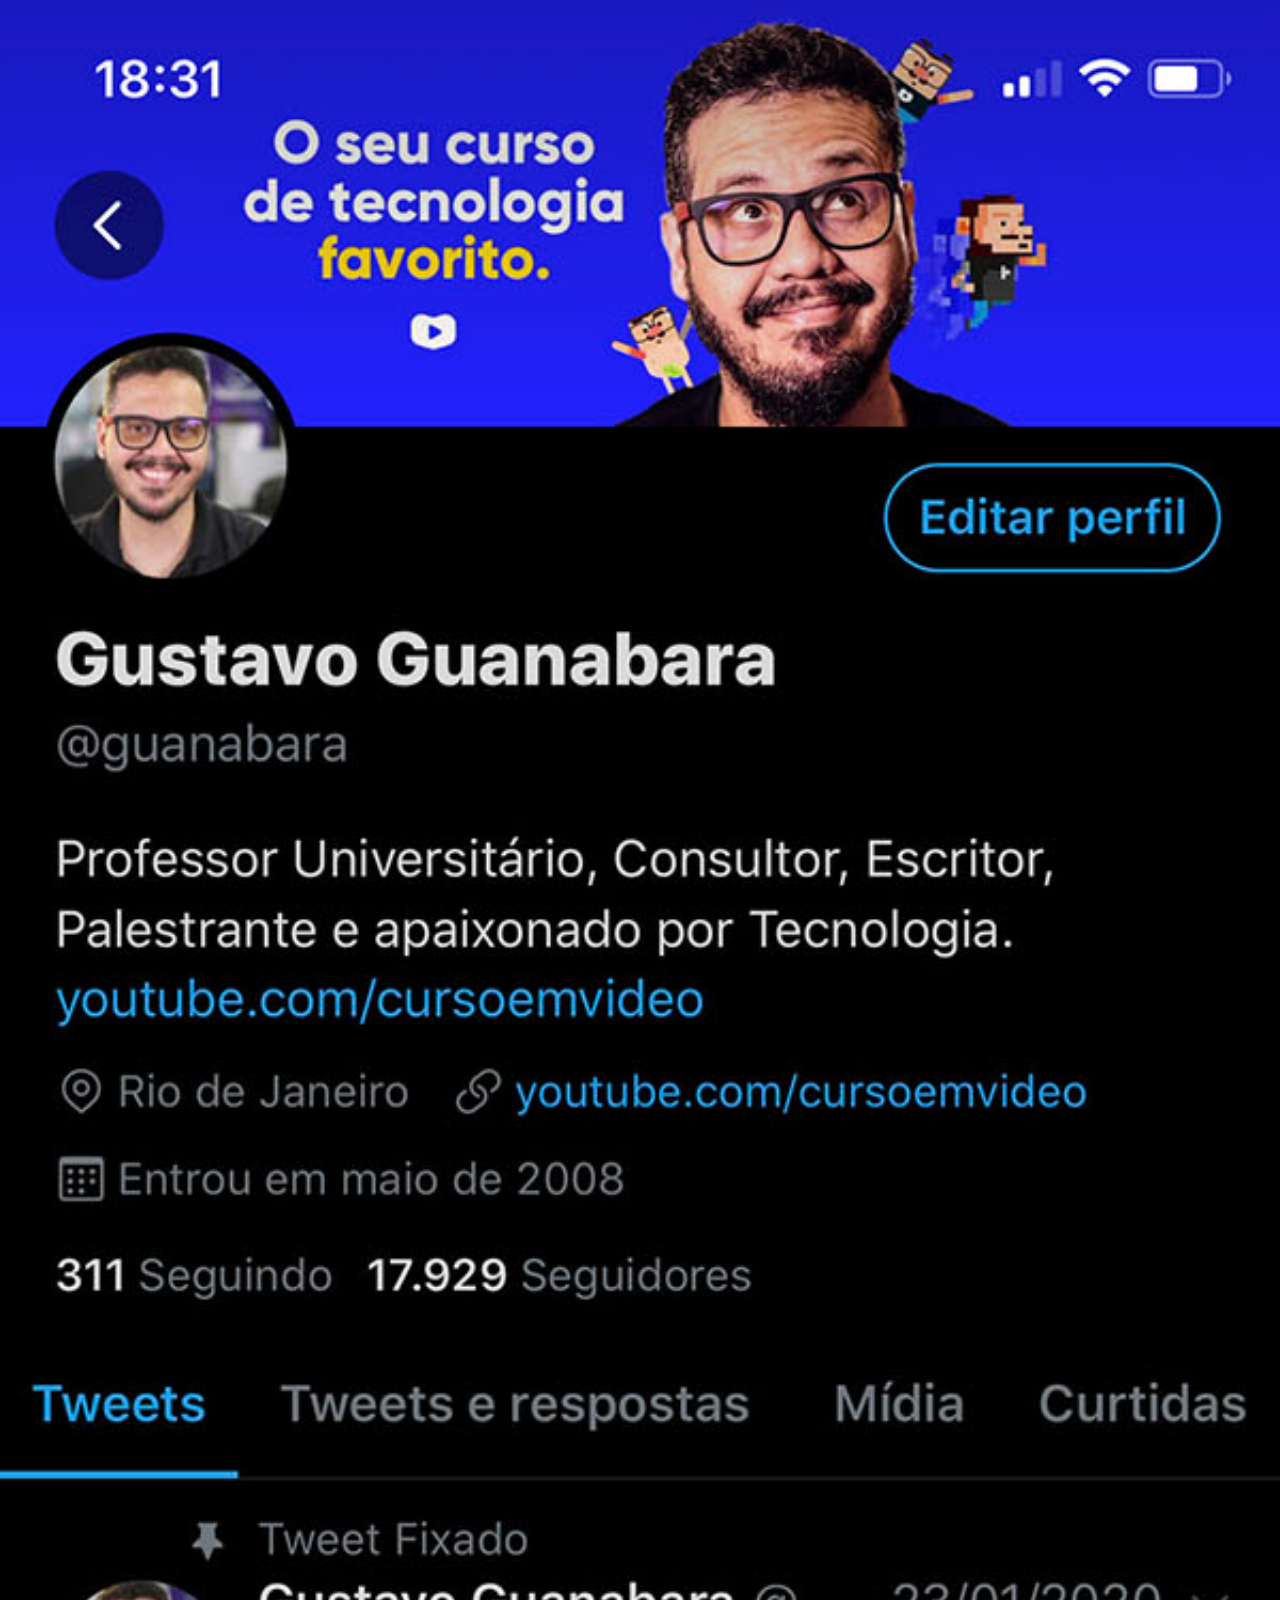
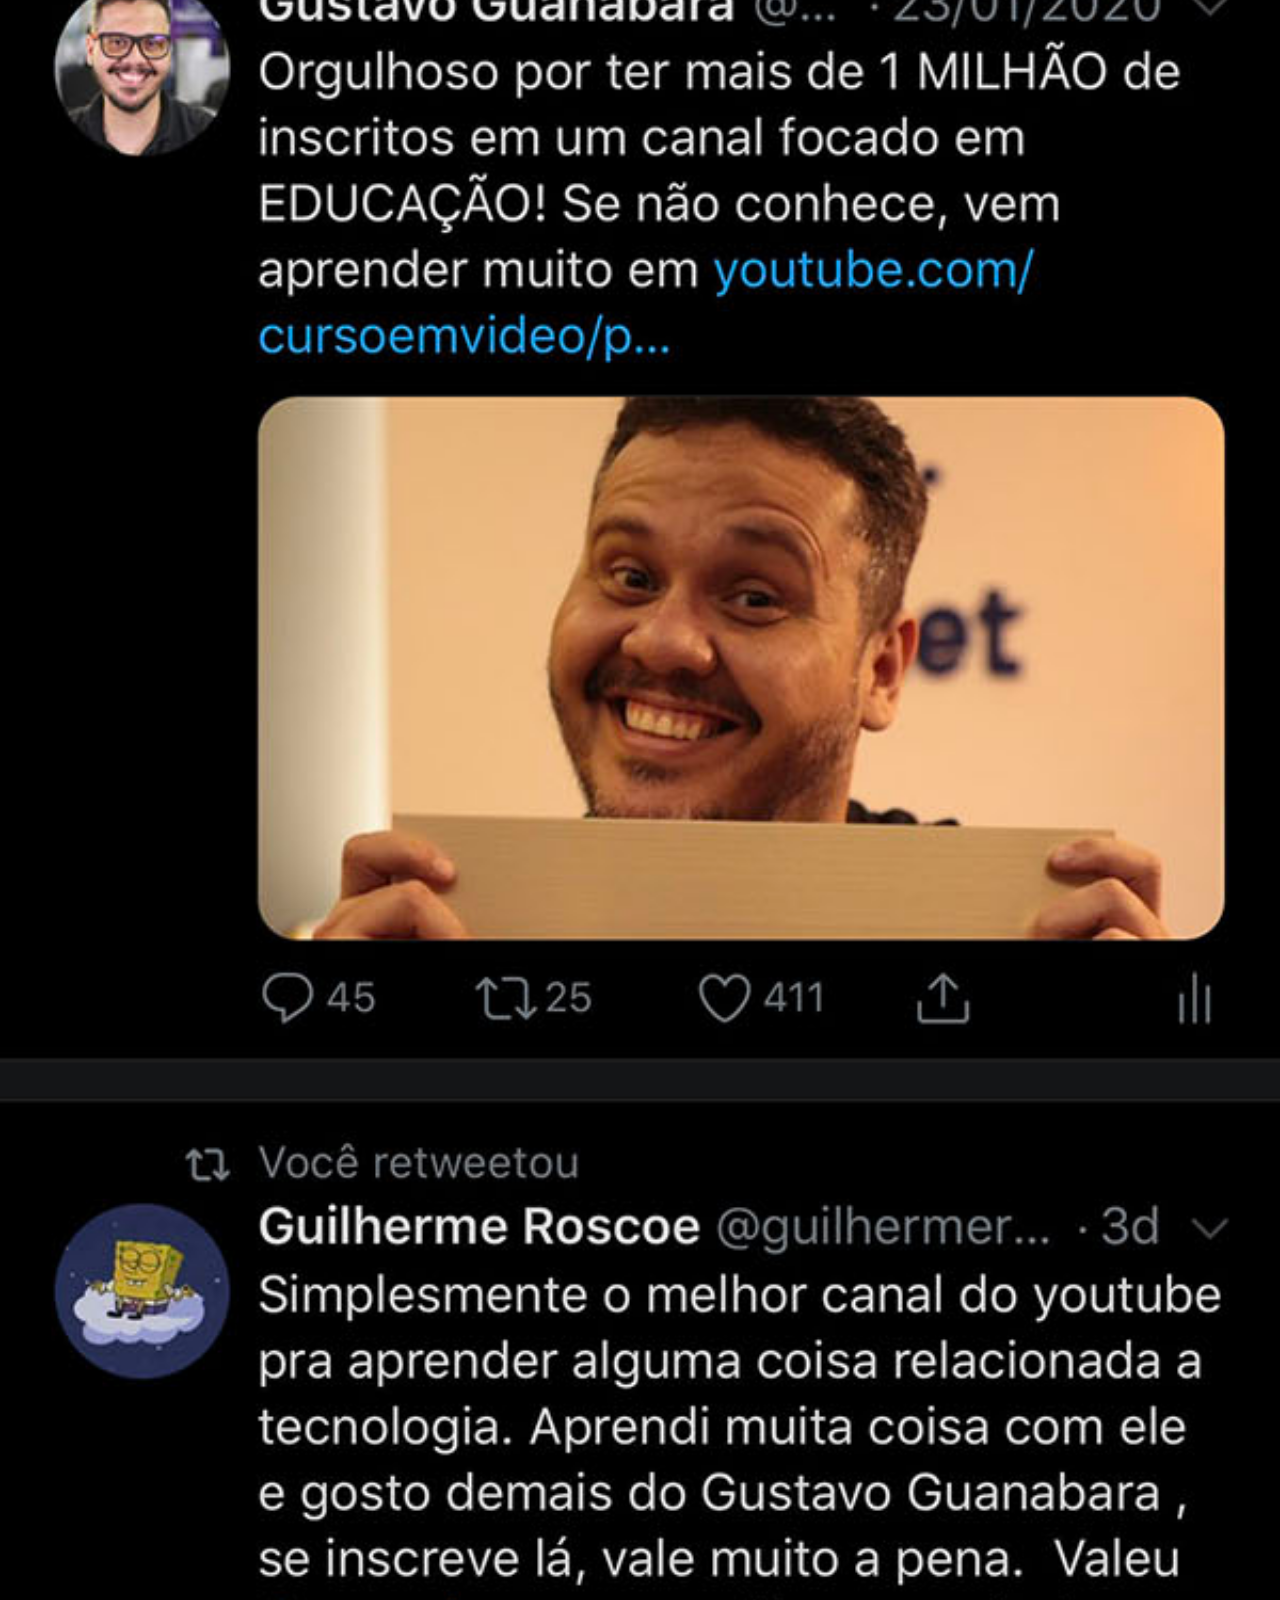
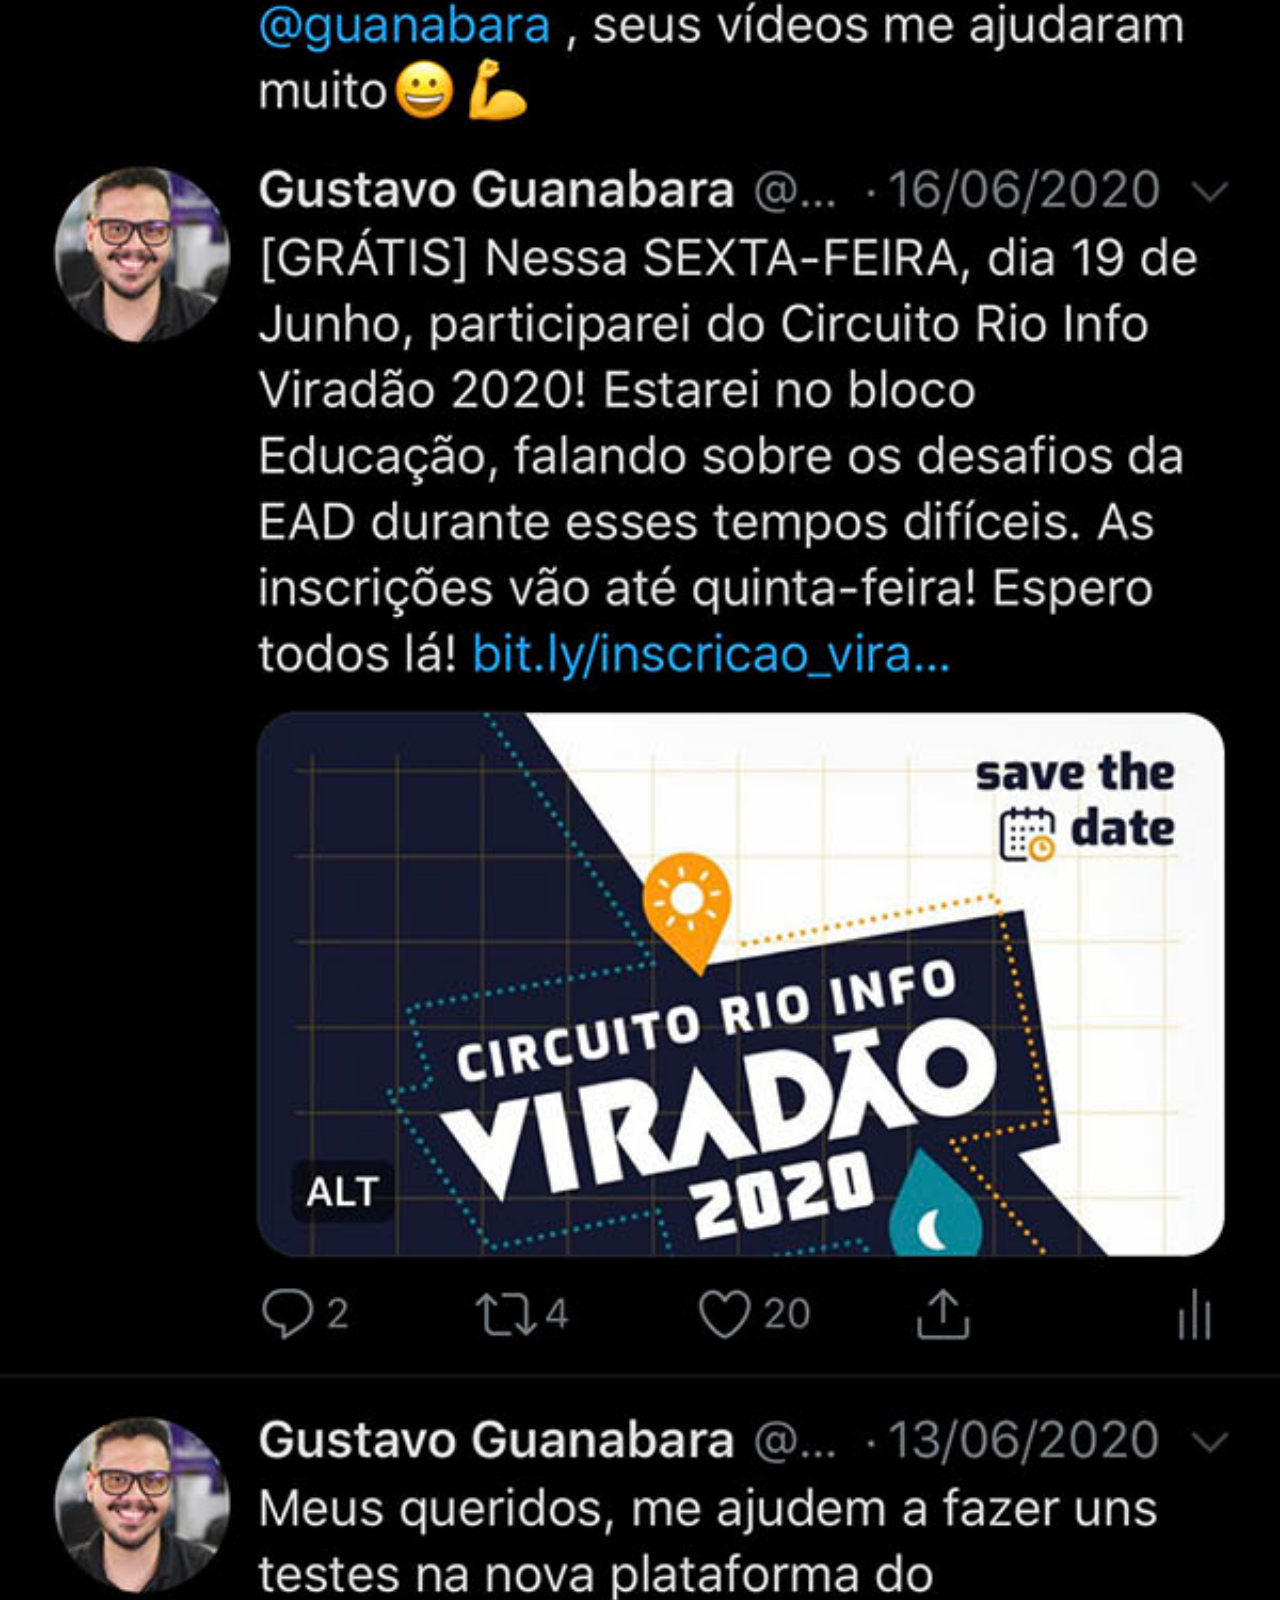
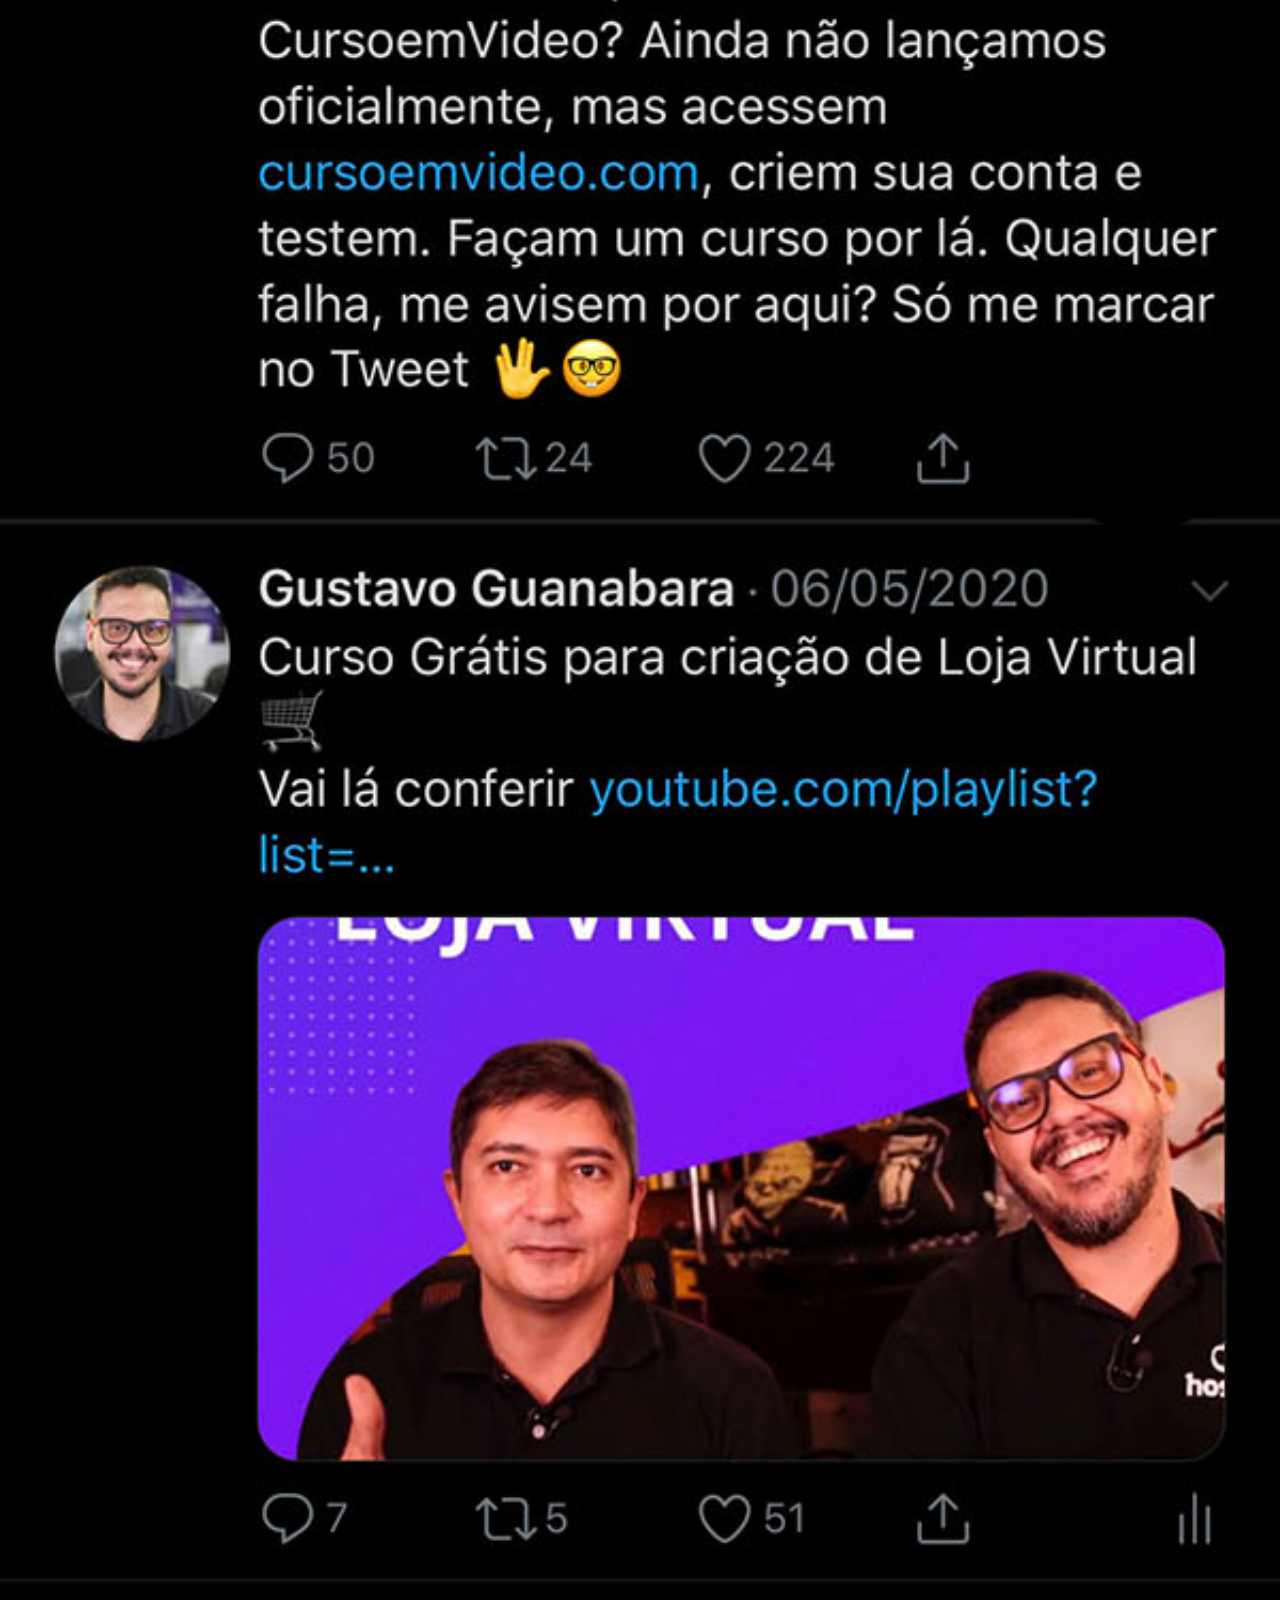
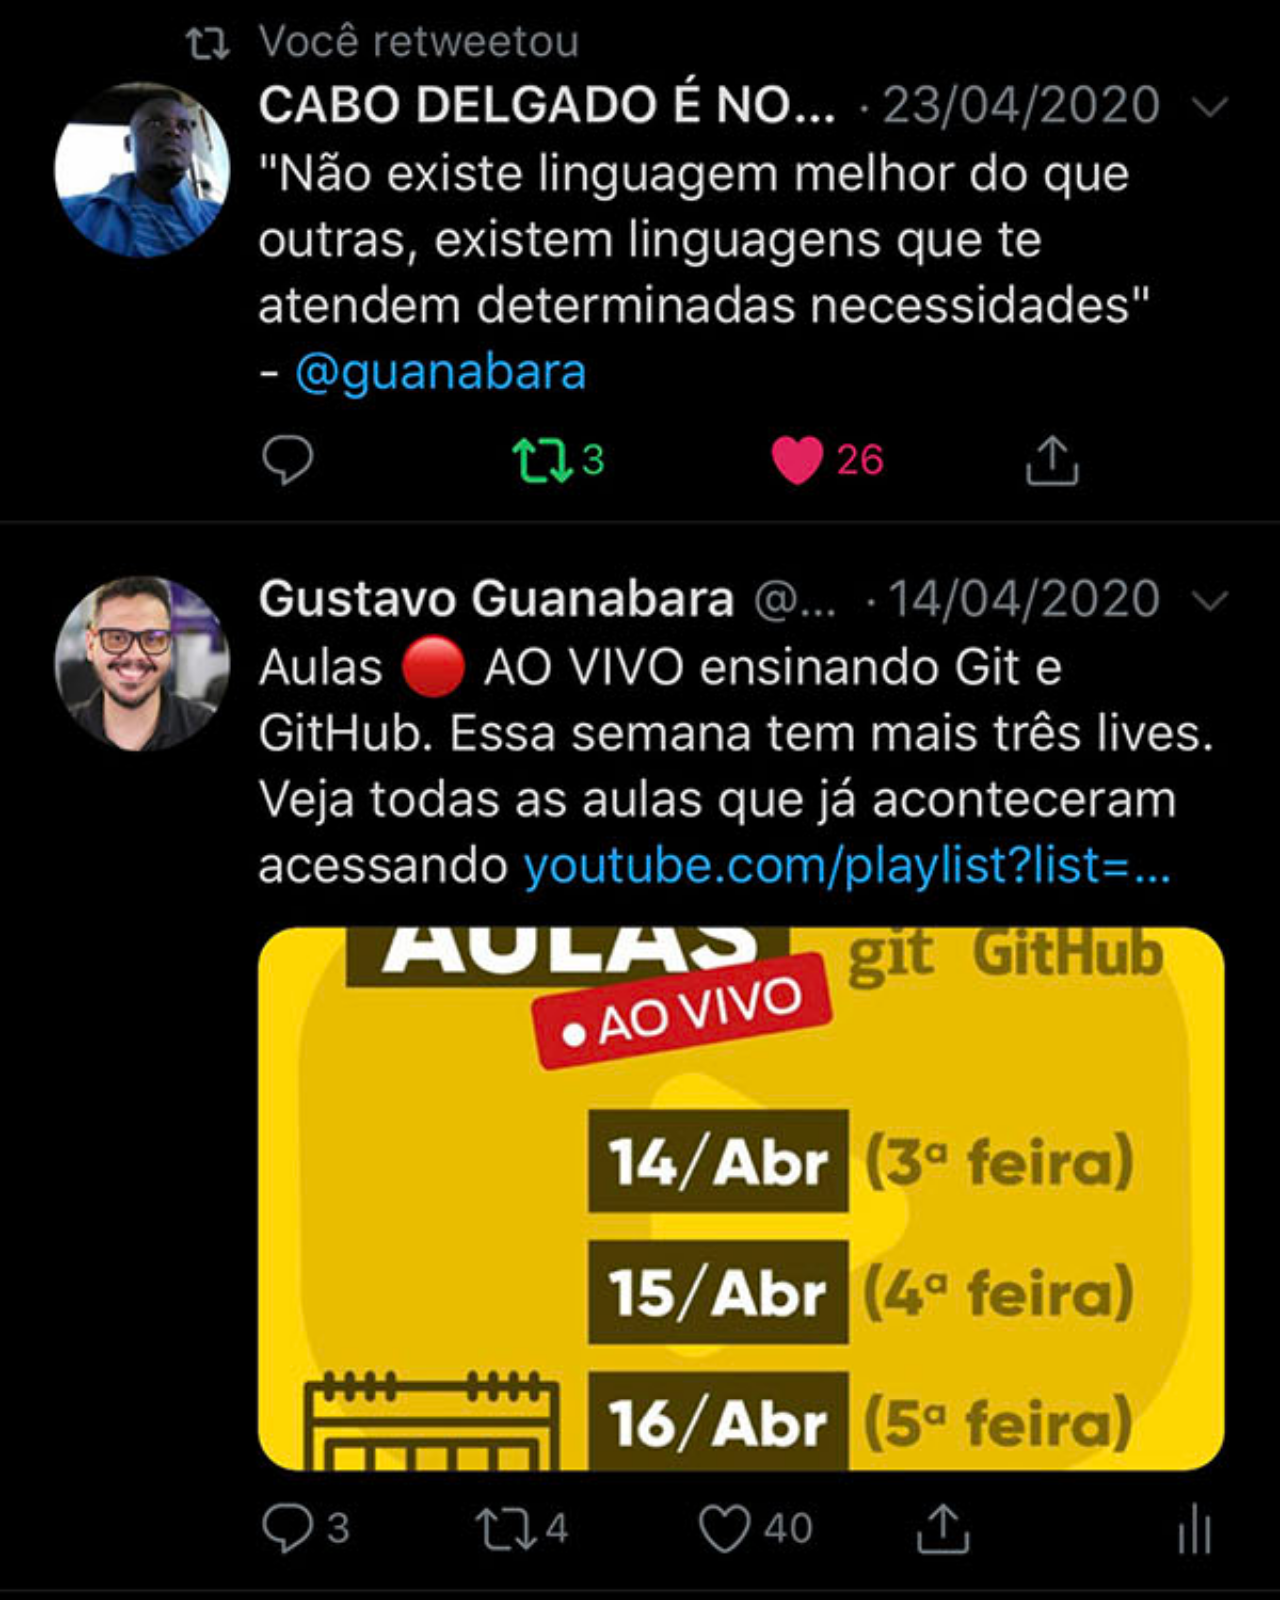
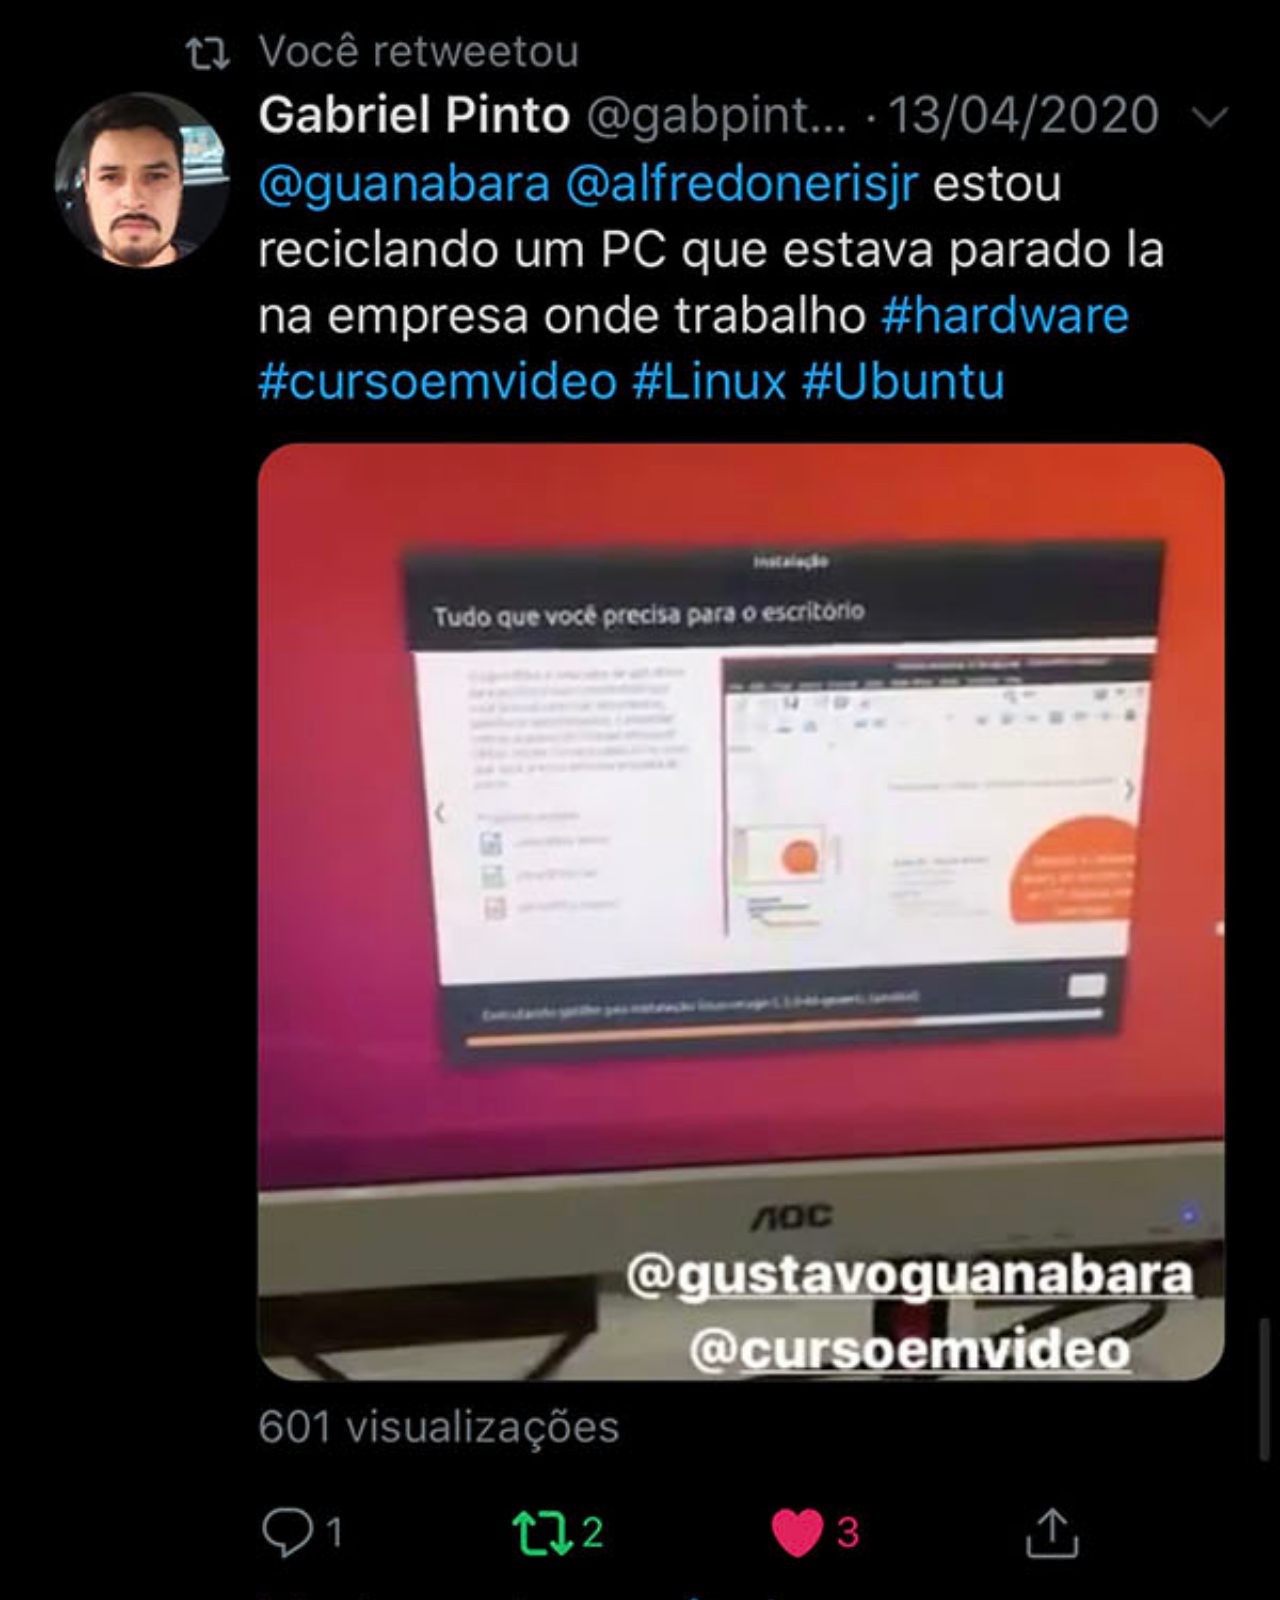
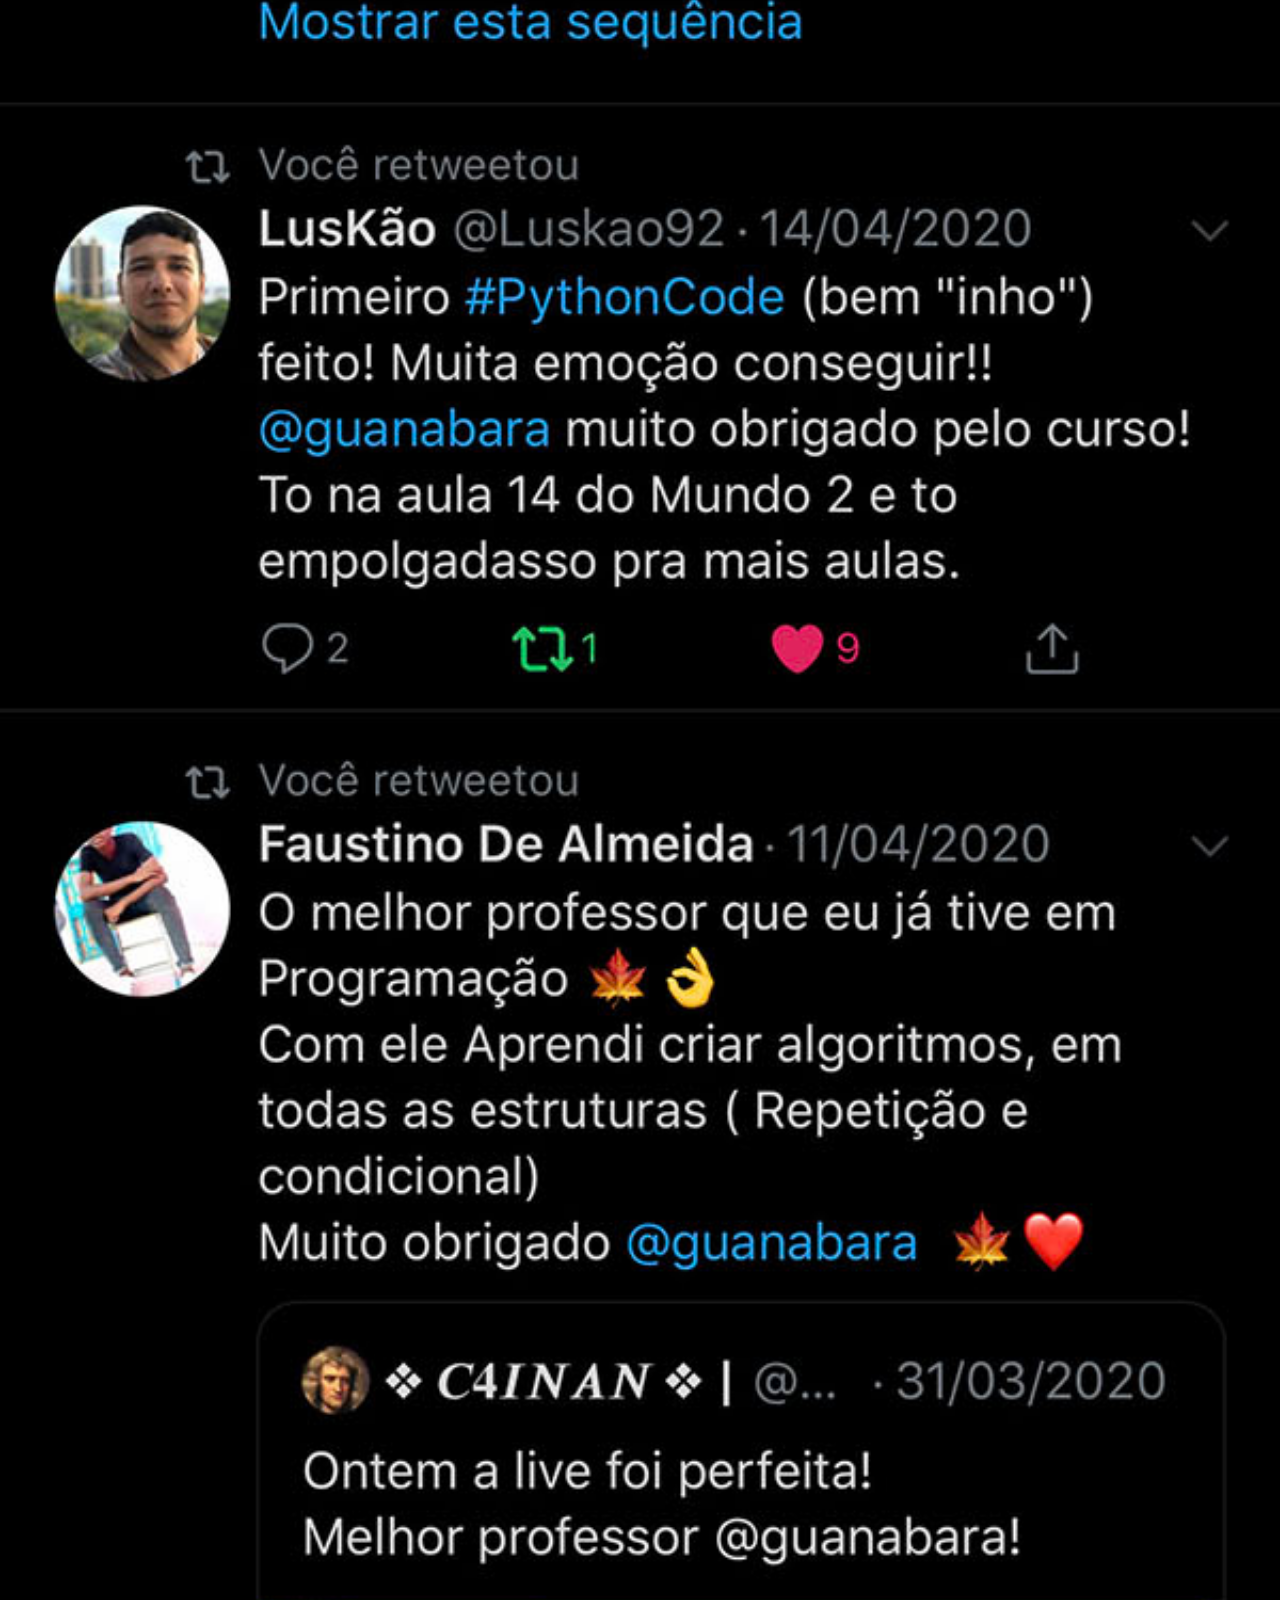
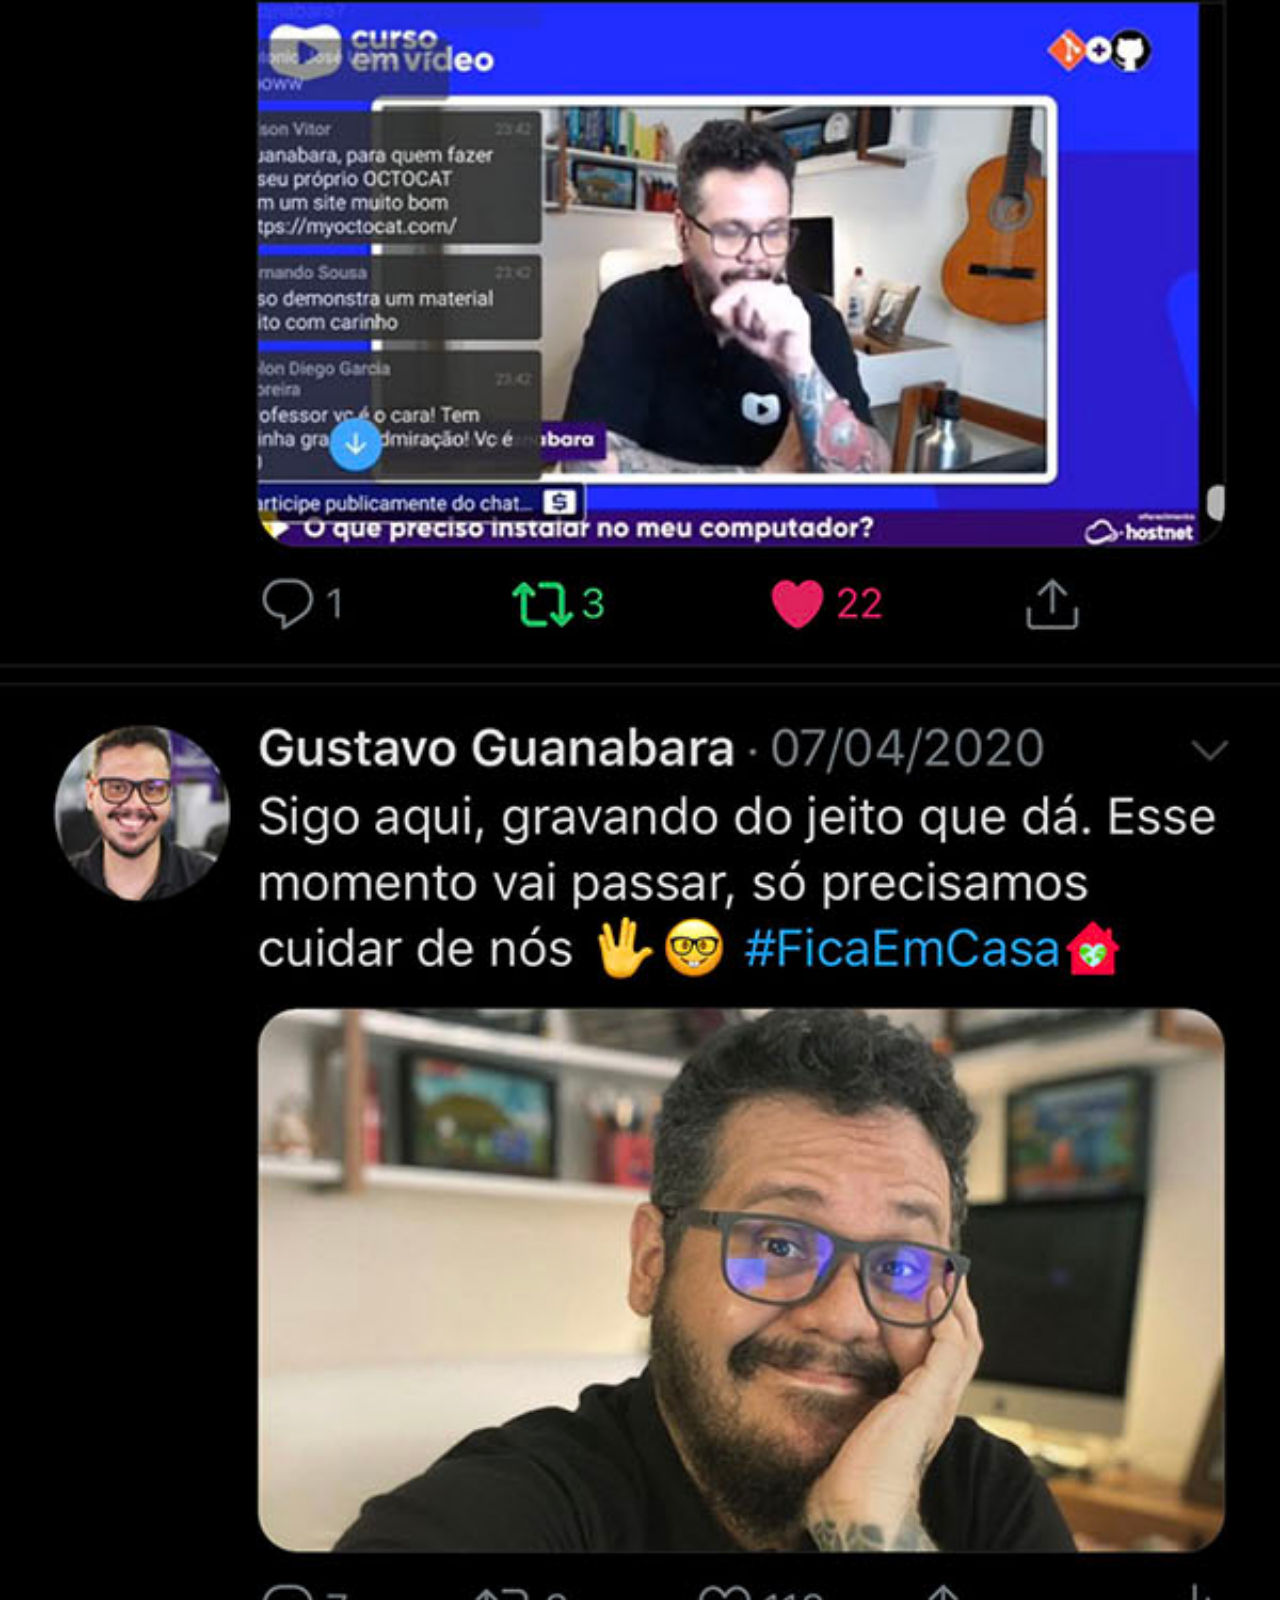
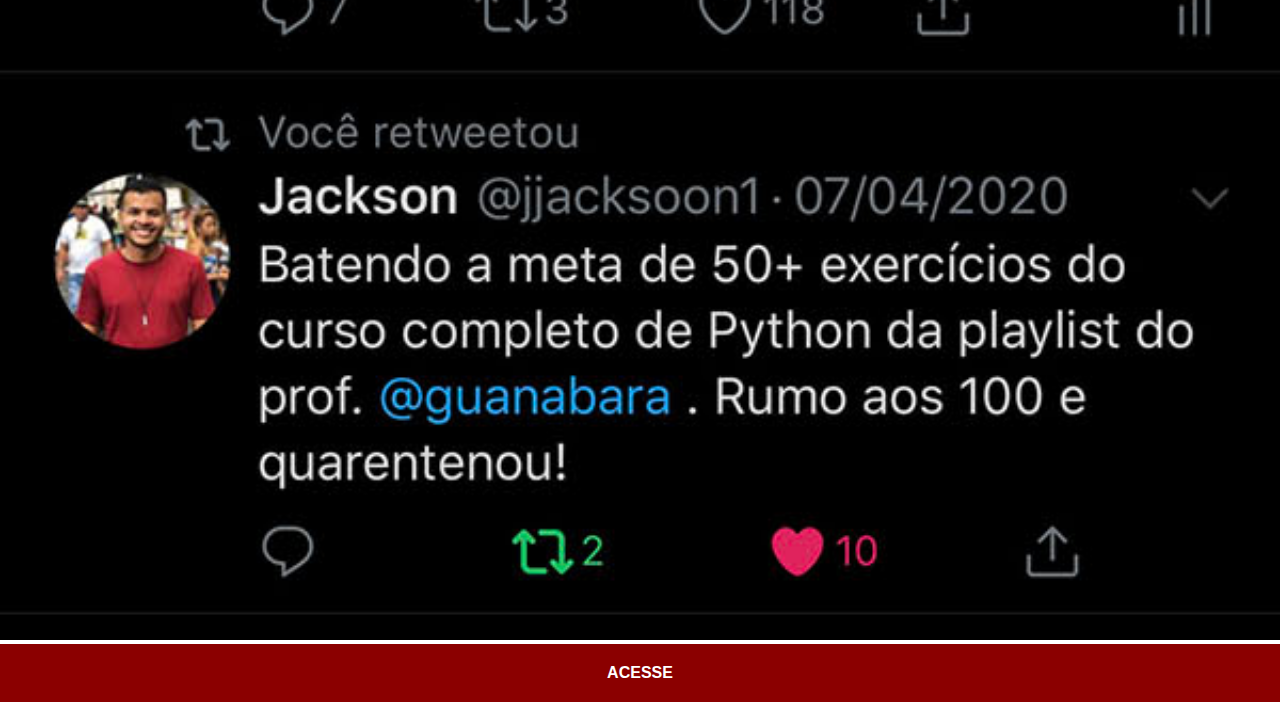
<file: Twiter.html>
<!DOCTYPE html>
<html lang="pt-br">
<head>
    <meta charset="UTF-8">
    <meta http-equiv="X-UA-Compatible" content="IE=edge">
    <meta name="viewport" content="width=device-width, initial-scale=1.0">
    <title>Twiter</title>
<link rel="stylesheet" href="estilos/social.css">
</head>
<body>

    <img src="imagens/tela-twitter.jpg" alt="Twiter">
    <a href="https://twitter.com/guanabara" target="_blank">ACESSE</a>

    
</body>
</html>
</file>
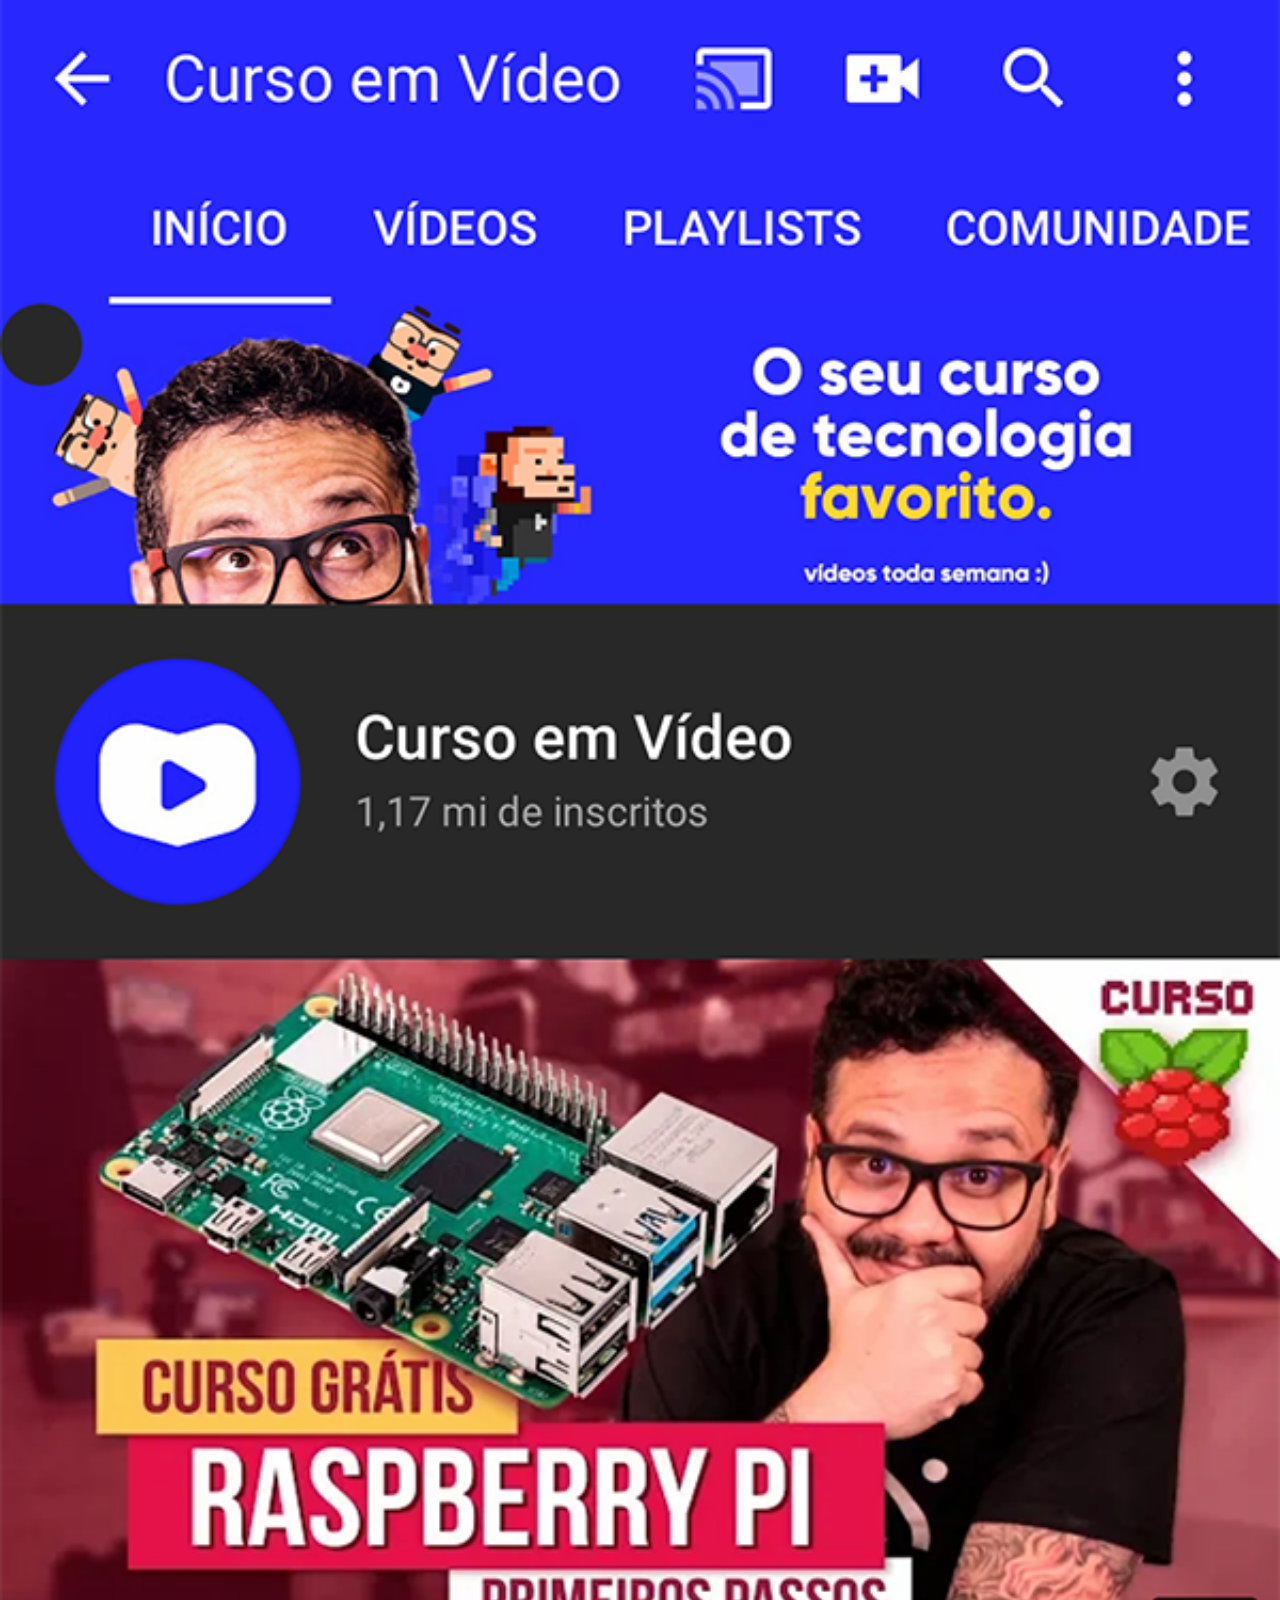
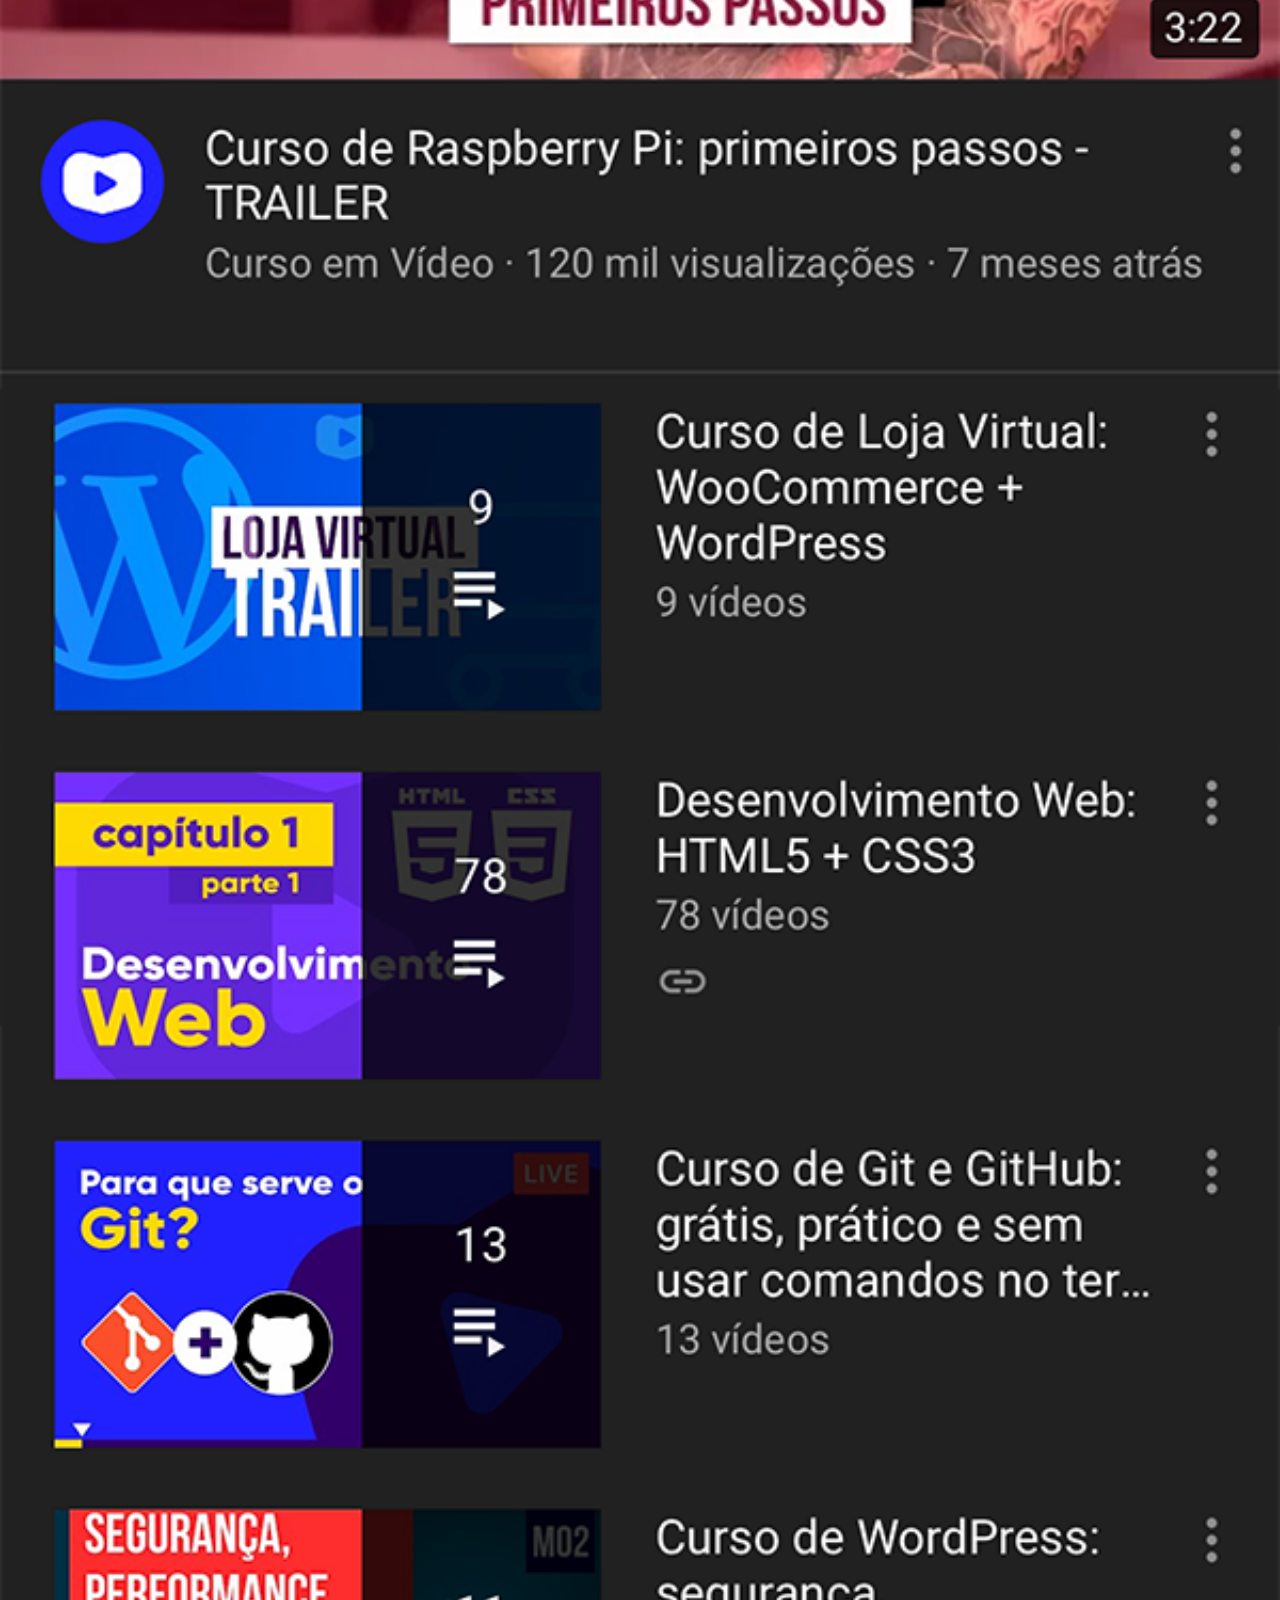
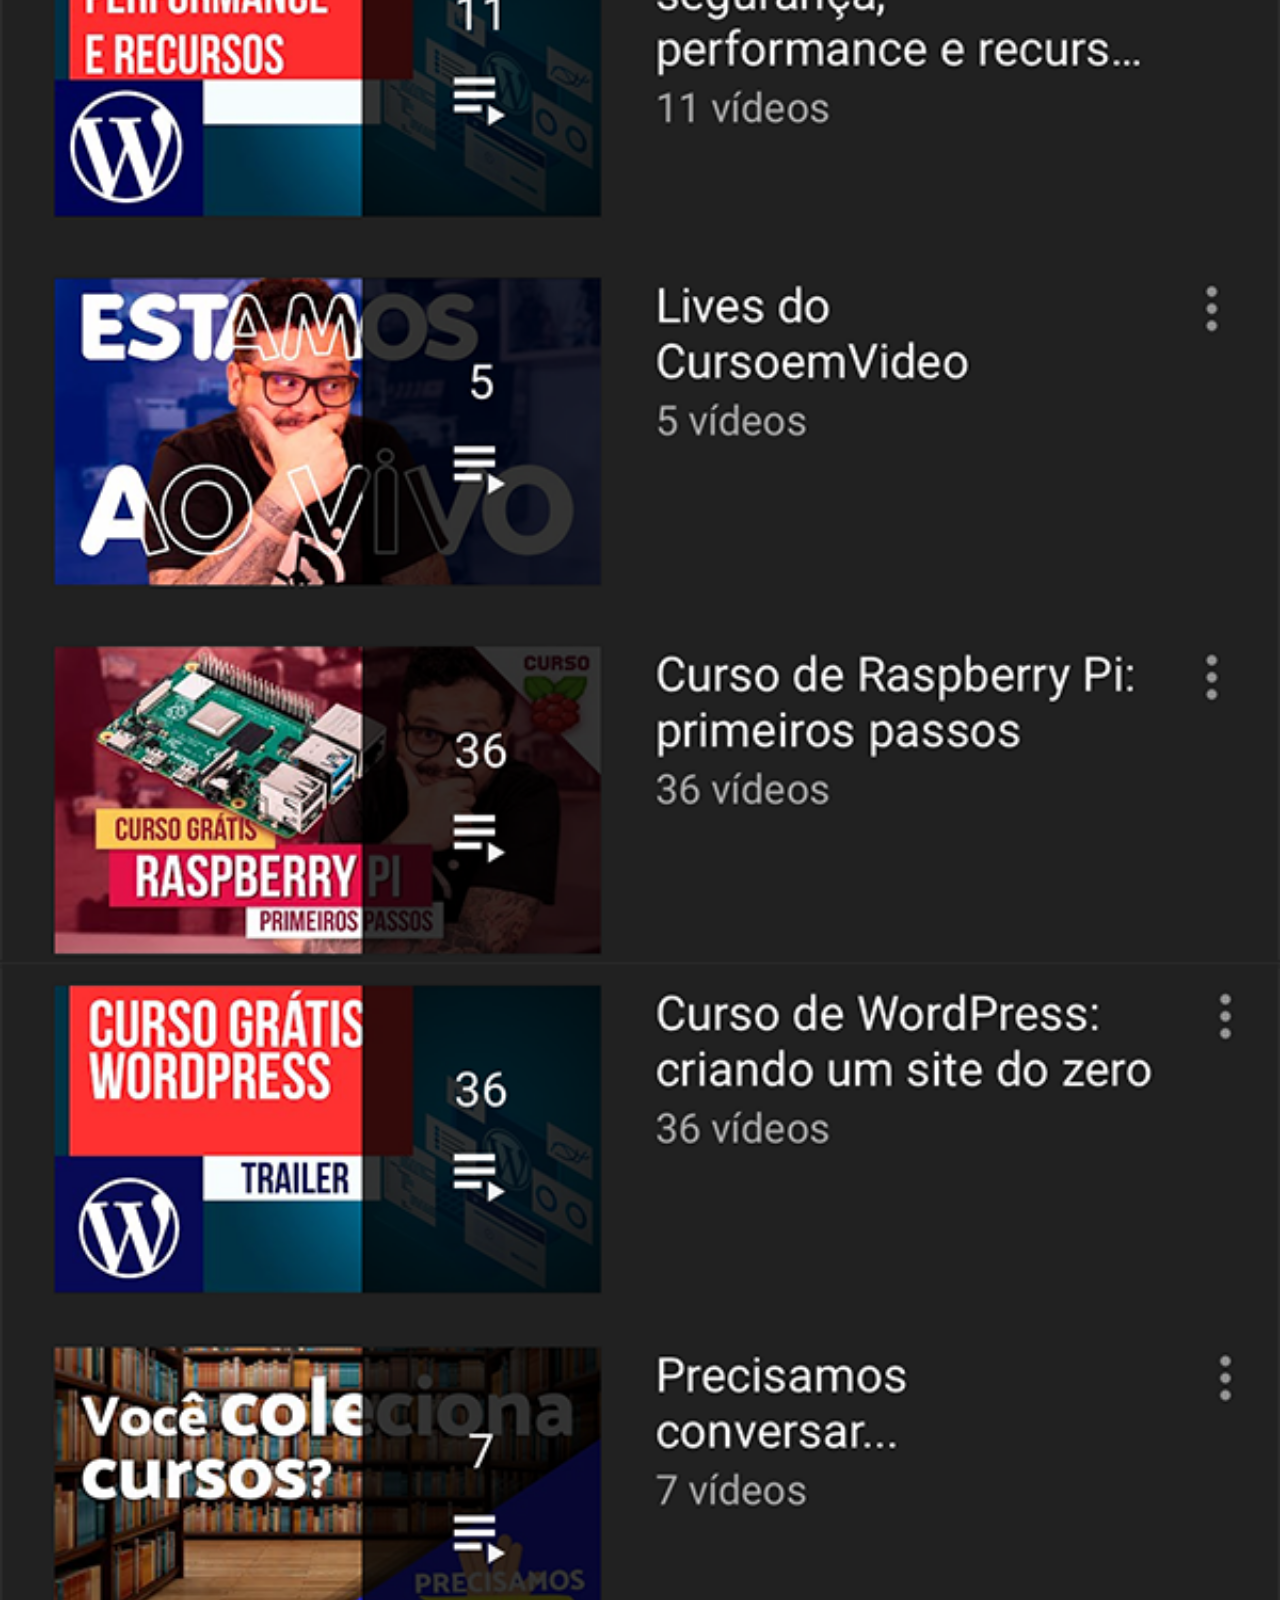
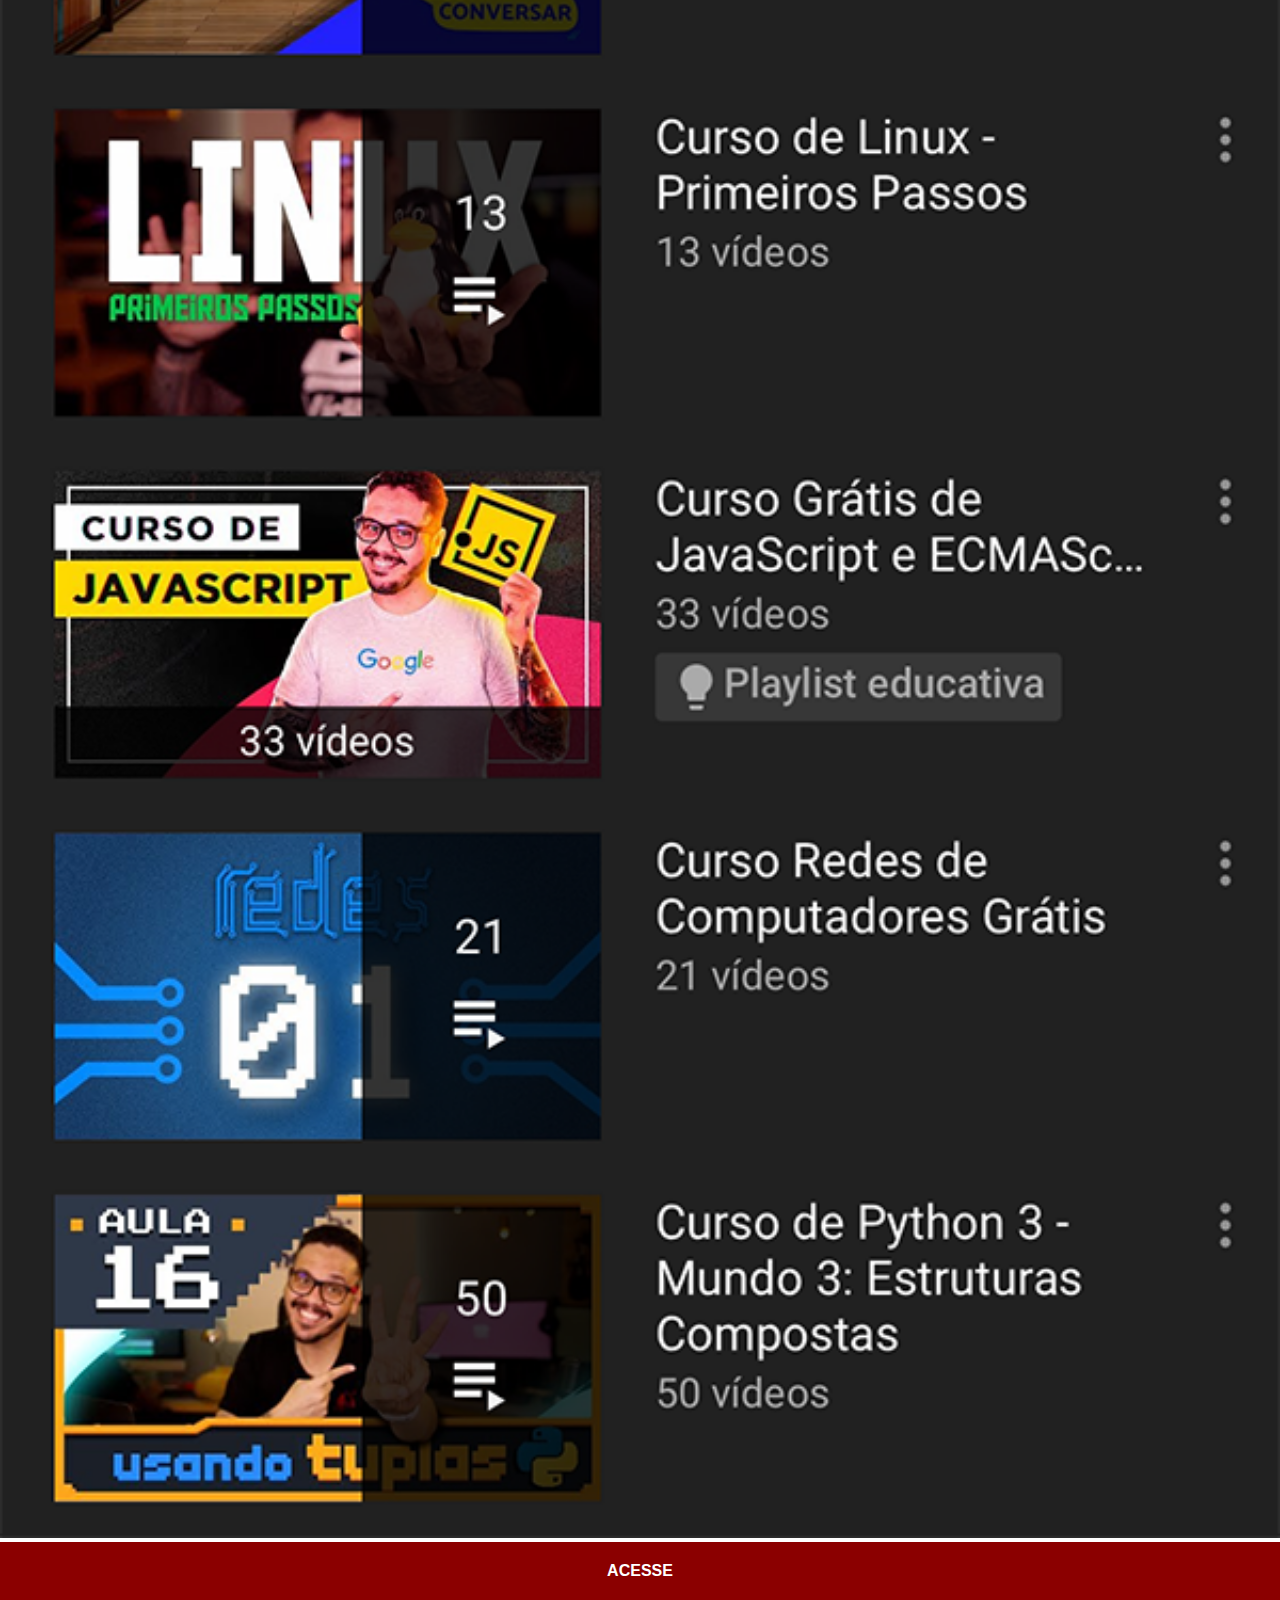
<file: youtube.html>
<!DOCTYPE html>
<html lang="pt-br">
<head>
    <meta charset="UTF-8">
    <meta http-equiv="X-UA-Compatible" content="IE=edge">
    <meta name="viewport" content="width=device-width, initial-scale=1.0">
    <title>Youtube</title>
<link rel="stylesheet" href="estilos/social.css">
</head>
<body>

    <img src="imagens/tela-youtube.png" alt="YouTube">
    <a href="https://www.youtube.com/@CursoemVideo/playlists" target="_blank">ACESSE</a>

    
</body>
</html>
</file>
<file: estilos/social.css>
@charset "UTF-8";

* {
    margin: 0px;
    padding: 0px;
    font-family: Arial, Helvetica, sans-serif;
}
::-webkit-scrollbar{
    width: 0px;
    height: 0px;
}

img {
    width: 100vw;
}

a {
    display: block;
    background-color: darkred;
    color: white;
    padding: 20px;
    text-align: center;
    font-weight: bolder;
    text-decoration: none;
}
a:hover {
    background-color: red;
}
</file>
